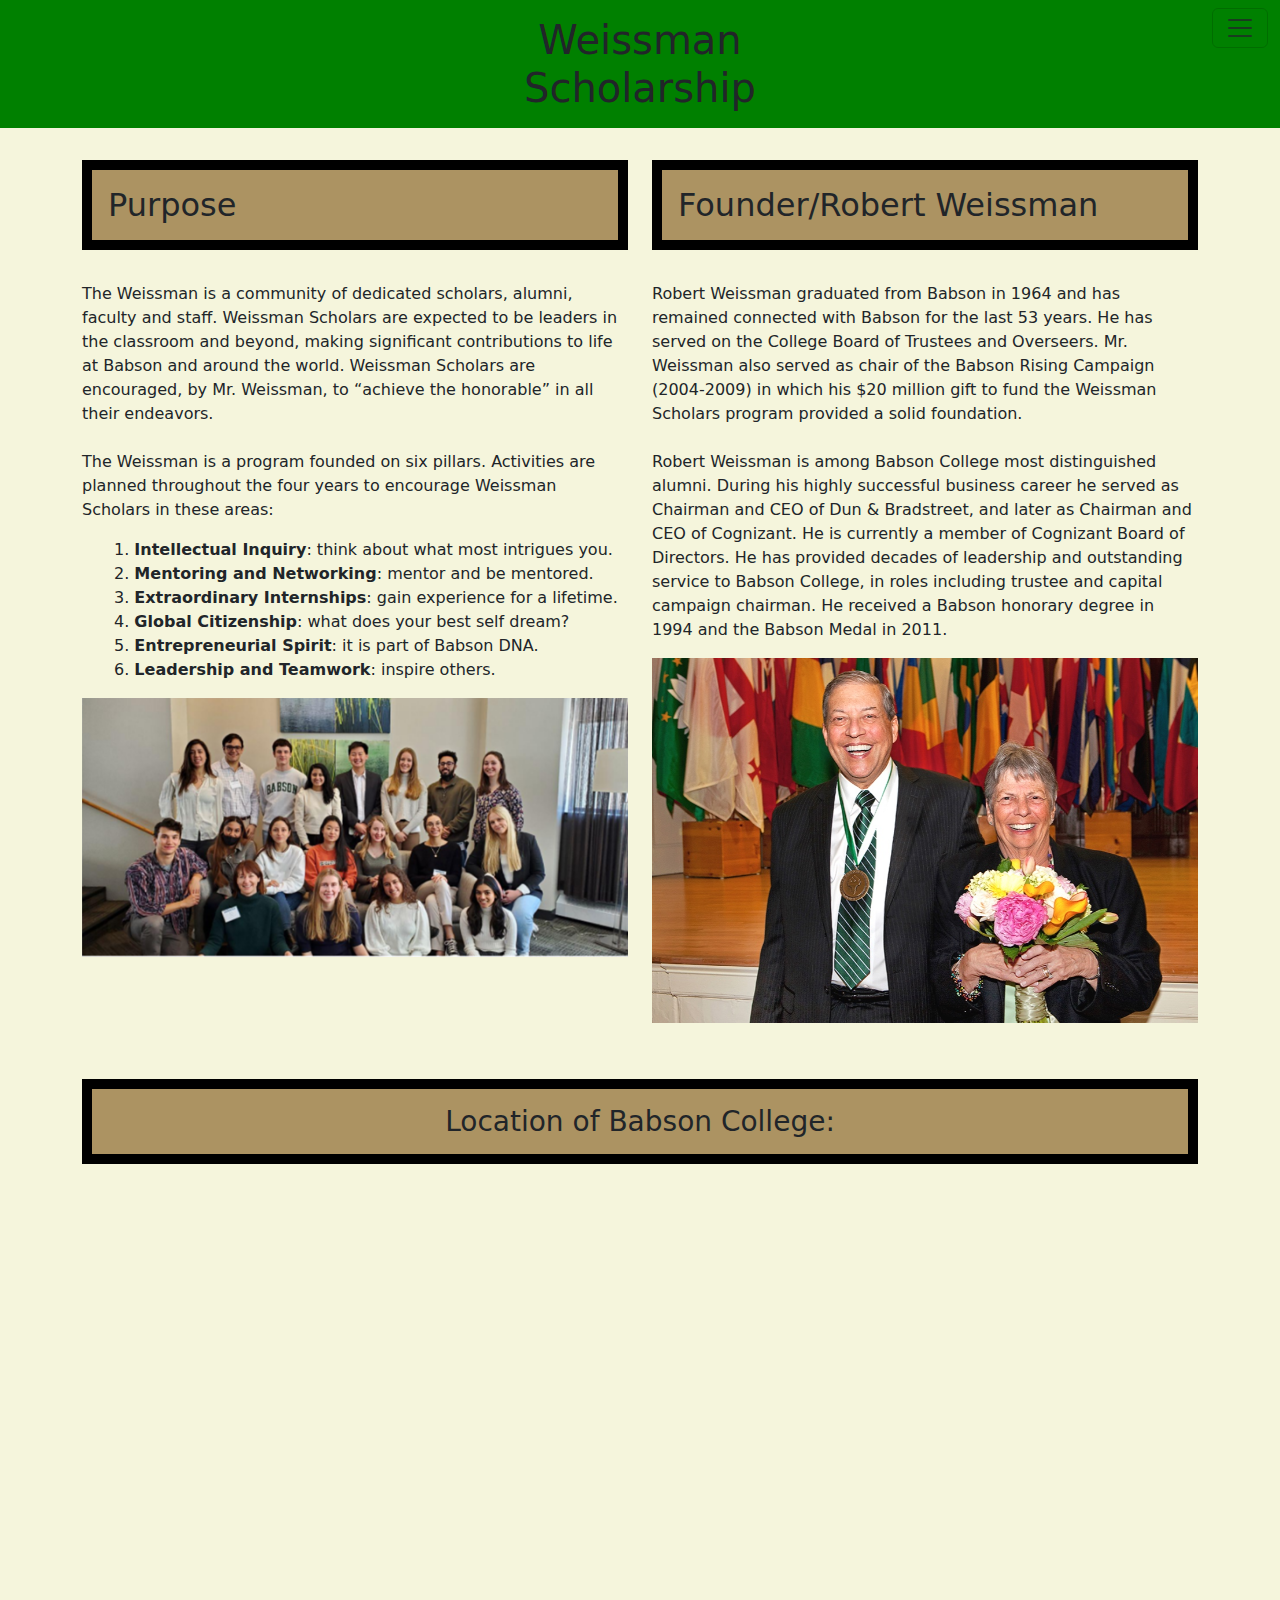
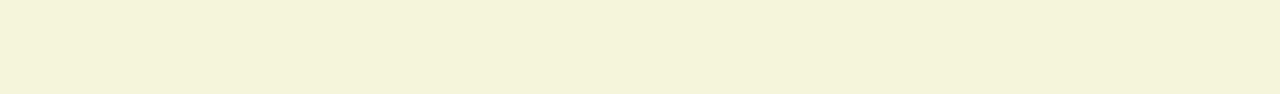
<file: index.html>
<!DOCTYPE html>
<html lang="en">
<head>
    <meta charset="UTF-8">
    <meta http-equiv="X-UA-Compatible" content="IE=edge">
    <meta name="viewport" content="width=device-width, initial-scale=1">
    <meta name="description" content="The Weissman Scholars Webpage is used as the public database of the 
    Weissman Scholars from Babson College.">
    <meta name="keywords" content="Weissman, Weissman Scholars, Babson College">
    <meta name="author" content="Jose Scherrer">
    <meta name="robots" content="index, follow">
    <meta property="og:title" content="Weissman Scholars">
    <meta property="og:description" content="The Weissman Scholars Webpage is used as the public database of the 
    Weissman Scholars from Babson College.">
    <script src="https://cdn.jsdelivr.net/npm/@popperjs/core@2.11.6/dist/umd/popper.min.js"></script>
    <script src="https://cdn.jsdelivr.net/npm/bootstrap@5.3.0-alpha3/dist/js/bootstrap.min.js"></script>
    <link rel="icon" href="pictures/Scholars/favicon.ico">
    <link href="https://cdn.jsdelivr.net/npm/bootstrap@5.3.0-alpha3/dist/css/bootstrap.min.css" rel="stylesheet">
    <script src="https://code.jquery.com/jquery-3.6.0.min.js" integrity="sha384-KyZXEAg3QhqLMpG8r+Knujsl5/aMFqpDWAA1JLEeA41dYSTeE+a9H5g1K9XrysJj" crossorigin="anonymous"></script>
    <script src="https://cdn.jsdelivr.net/npm/@popperjs/core@2.11.6/dist/umd/popper.min.js"></script>

    <title>Weissman Scholarship</title>
    <style>
        body {
            background-color: beige;
        }
        h1 {
            text-align: center;
            background-color: green;
            padding: 1rem;
            margin-bottom: 0;
        }
        h2, h3 {
            background-color: #AC9362;
            border: 10px solid black;
            padding: 1rem;
            margin: 2rem 0;
        }
        p {
            line-height: 1.5;
        }
        .nav {
            background-color: lightgreen;
        }
        .navbar {
            color: black;
            text-decoration: none;
        }
        .footerlist, .footeritem {
            color: black;
            text-decoration: none;
            background-color: lightgreen;
        }
        .footeritem:hover {
            background-color: darkgreen;
            font-weight: 700;
        }
        .footerlist {
            padding: 0;
            margin: 0;
            display: flex;
            justify-content: space-around;
            align-items: center;
            list-style-type: none;
        }
        iframe {
            width: 100%;
            height: 50vh;
            border: 10px solid black;
            display: block;
            margin: auto;
        }
        .pillars {
            list-style-position: inside;
        }
    </style>
</head>
<body>
    <h1>Weissman <br> Scholarship</h1>
    <nav class="navbar navbar-light bg-lightgreen fixed-top">
        <div class="container-fluid">
            <a class="navbar-brand" href="#"></a>
            <button class="navbar-toggler" type="button" data-bs-toggle="offcanvas" data-bs-target="#offcanvasLightGreenNavbar" aria-controls="offcanvasLightGreenNavbar" aria-label="Toggle navigation">
                <span class="navbar-toggler-icon"></span>
            </button>
            <div class="offcanvas offcanvas-end text-bg-light" tabindex="-1" id="offcanvasLightGreenNavbar" aria-labelledby="offcanvasLightGreenNavbarLabel">
                <div class="offcanvas-header">
                    <h5 class="offcanvas-title" id="offcanvasLightGreenNavbarLabel">Navigation Bar</h5>
                    <button type="button" class="btn-close" data-bs-dismiss="offcanvas" aria-label="Close"></button>
                </div>
                <div class="offcanvas-body">
                    <ul class="navbar-nav justify-content-end flex-grow-1 pe-3">
                        <li class="nav-item">
                            <a class="nav-link active" aria-current="page" href="index.html">Home</a>
                        </li>
                        <li class="nav-item">
                            <a class="nav-link" href="sitemap.html">Sitemap</a>
                        </li>
                        <li class="nav-item">
                            <a class="nav-link" href="BookRecommendations.html">Book Recommendations</a>
                        </li>
                        <li class="nav-item">
                            <a class="nav-link" href="Q&A.html">Discussion Board</a>
                        </li>
                        <li class="nav-item dropdown">
                            <a class="nav-link dropdown-toggle" href="#" role="button" data-bs-toggle="dropdown" aria-expanded="false">
                                Weissman Scholars and Alumni
                            </a>
                            <ul class="dropdown-menu">
                                <li>
                                    <a class="dropdown-item" href="scholars.html">Scholars page</a>
                                </li>
                                <li><a class="dropdown-item" href="alumni.html">Alumni Page</a></li>
                                <li><a class="dropdown-item" href="https://docs.google.com/document/d/1rI-ZbHkaJ1AB0kshLw7ydyFSxJkmoGjcxa3Ti6E_YZc/edit">What can Alumni and Scholars Offer?</a></li>
                                <li><a class="dropdown-item" href="https://docs.google.com/document/d/1cBQCBGGZNbZ9OlsQlz-6qBSXdcWkHj10_lbc9UjU2KA/edit">What do Alumni and Scholars need?</a></li>
                            </ul>
                        </li>
                        <li class="nav-item">
                            <a class="nav-link" href="Feedback.html">Give Feedback</a>
                        </li>
                    </ul>
                    <form class="d-flex mt-3" role="search">
                        <input class="form-control me-2" type="search" placeholder="Search" aria-label="Search">
                        <button class="btn btn-success" type="submit">Search</button>
                    </form>
                </div>
            </div>
        </div>
    </nav>
    <div class="container">
        <div class="row">
            <div class="col-md-6">
                <h2>Purpose</h2>
                <p>
                    The Weissman is a community of dedicated scholars, alumni, faculty
                     and staff. Weissman Scholars are expected to be leaders in the 
                     classroom and beyond, making significant contributions to life 
                     at Babson and around the world. Weissman Scholars are encouraged, 
                     by Mr. Weissman, to “achieve the honorable” in all their endeavors.
                     <br> <br>
                     The Weissman is a program founded on six pillars. Activities are 
                     planned throughout the four years to encourage Weissman Scholars 
                     in these areas: 
                     <br>
                     <ol class="pillars">
                        <li><b>Intellectual Inquiry</b>: think about what most intrigues you.</li>
                        <li><b>Mentoring and Networking</b>: mentor and be mentored. </li>
                        <li><b>Extraordinary Internships</b>: gain experience for a lifetime.</li>
                        <li><b>Global Citizenship</b>: what does your best self dream?</li>
                        <li><b>Entrepreneurial Spirit</b>: it is part of Babson DNA.</li>
                        <li><b>Leadership and Teamwork</b>: inspire others.</li>
                     </ol>
                </p>
                <img src="pictures/Weissman-together-2022.png" alt="Weissman Summit 2022" title="Weissman Summit 2022" class="img-fluid mb-4">
            </div>
            <div class="col-md-6">
                <h2>Founder/Robert Weissman</h2>
                <p>
                    Robert Weissman graduated from Babson in 1964 and has remained connected with Babson for the last
                    53 years. He has served on the College Board of Trustees and Overseers. Mr. Weissman also served as
                    chair of the Babson Rising Campaign (2004-2009) in which his $20 million gift to fund the Weissman
                    Scholars program provided a solid foundation.
                    <br> <br>
                    Robert Weissman is among Babson College most distinguished alumni. During his highly successful
                    business career he served as Chairman and CEO of Dun & Bradstreet, and later as Chairman and CEO of
                    Cognizant. He is currently a member of Cognizant Board of Directors. He has provided decades of
                    leadership and outstanding service to Babson College, in roles including trustee and capital campaign
                    chairman. He received a Babson honorary degree in 1994 and the Babson Medal in 2011.
                </p>
                <img src="pictures/Robert Weissman.jpg" title="Robert Weissman" alt="Robert Weissman" class="img-fluid mb-4">

            </div>
        </div>

    <div class="text-center mb-5">
        <h3>Location of Babson College:</h3>
        <iframe src="https://www.google.com/maps/embed?pb=!1m18!1m12!1m3!1d2951.1604312319446!2d-71.26789638434425!3d42.296442079191145!2m3!1f0!2f0!3f0!3m2!1i1024!2i768!4f13.1!3m3!1m2!1s0x89e381418b1914ef%3A0x4ef71f3899e76a89!2sBabson%20College!5e0!3m2!1sen!2sus!4v1677769905711!5m2!1sen!2sus" allowfullscreen="" loading="lazy" referrerpolicy="no-referrer-when-downgrade" class="rounded" style="border:0; width: 50vw; height: 50vh;"></iframe>
    </div>
    <script src="https://cdn.jsdelivr.net/npm/@popperjs/core@2.11.6/dist/umd/popper.min.js"></script>
    <script src="https://cdn.jsdelivr.net/npm/bootstrap@5.3.0-alpha3/dist/js/bootstrap.min.js"></script>
</body>
</html>
</file>
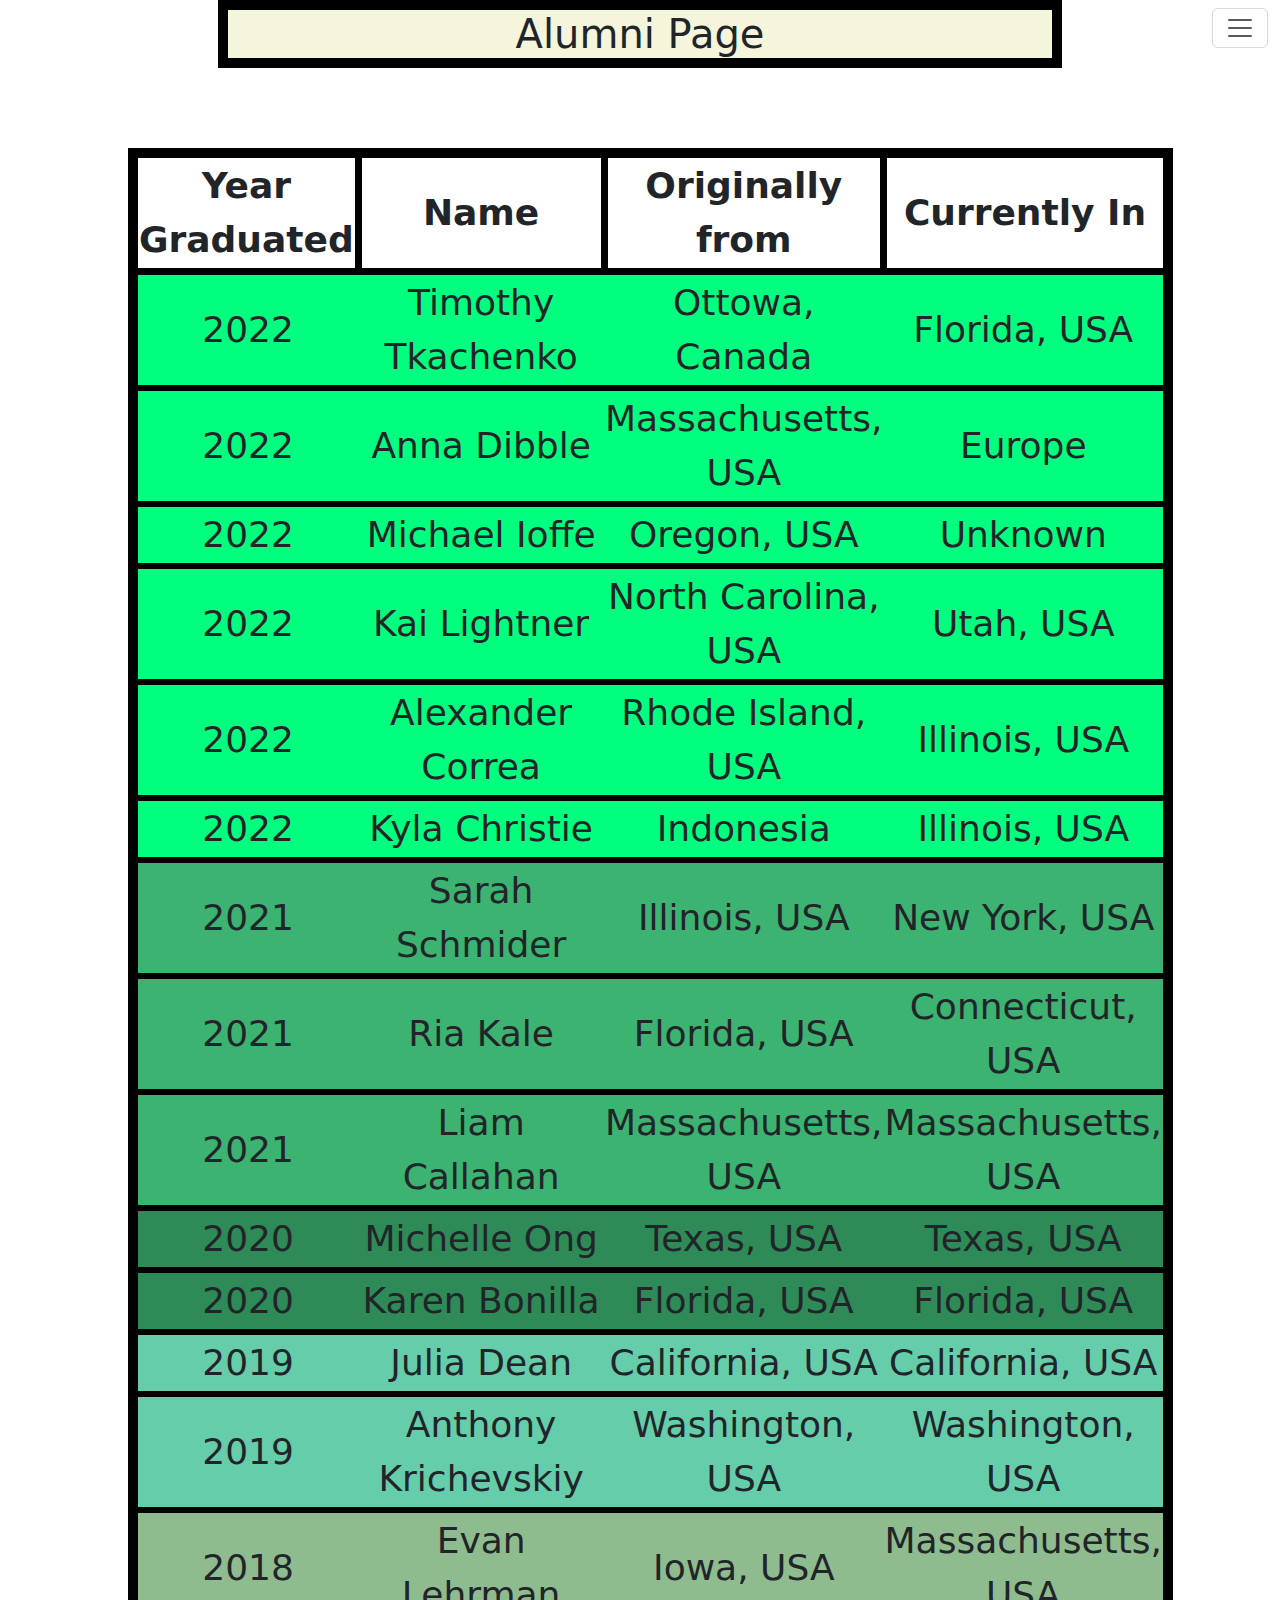
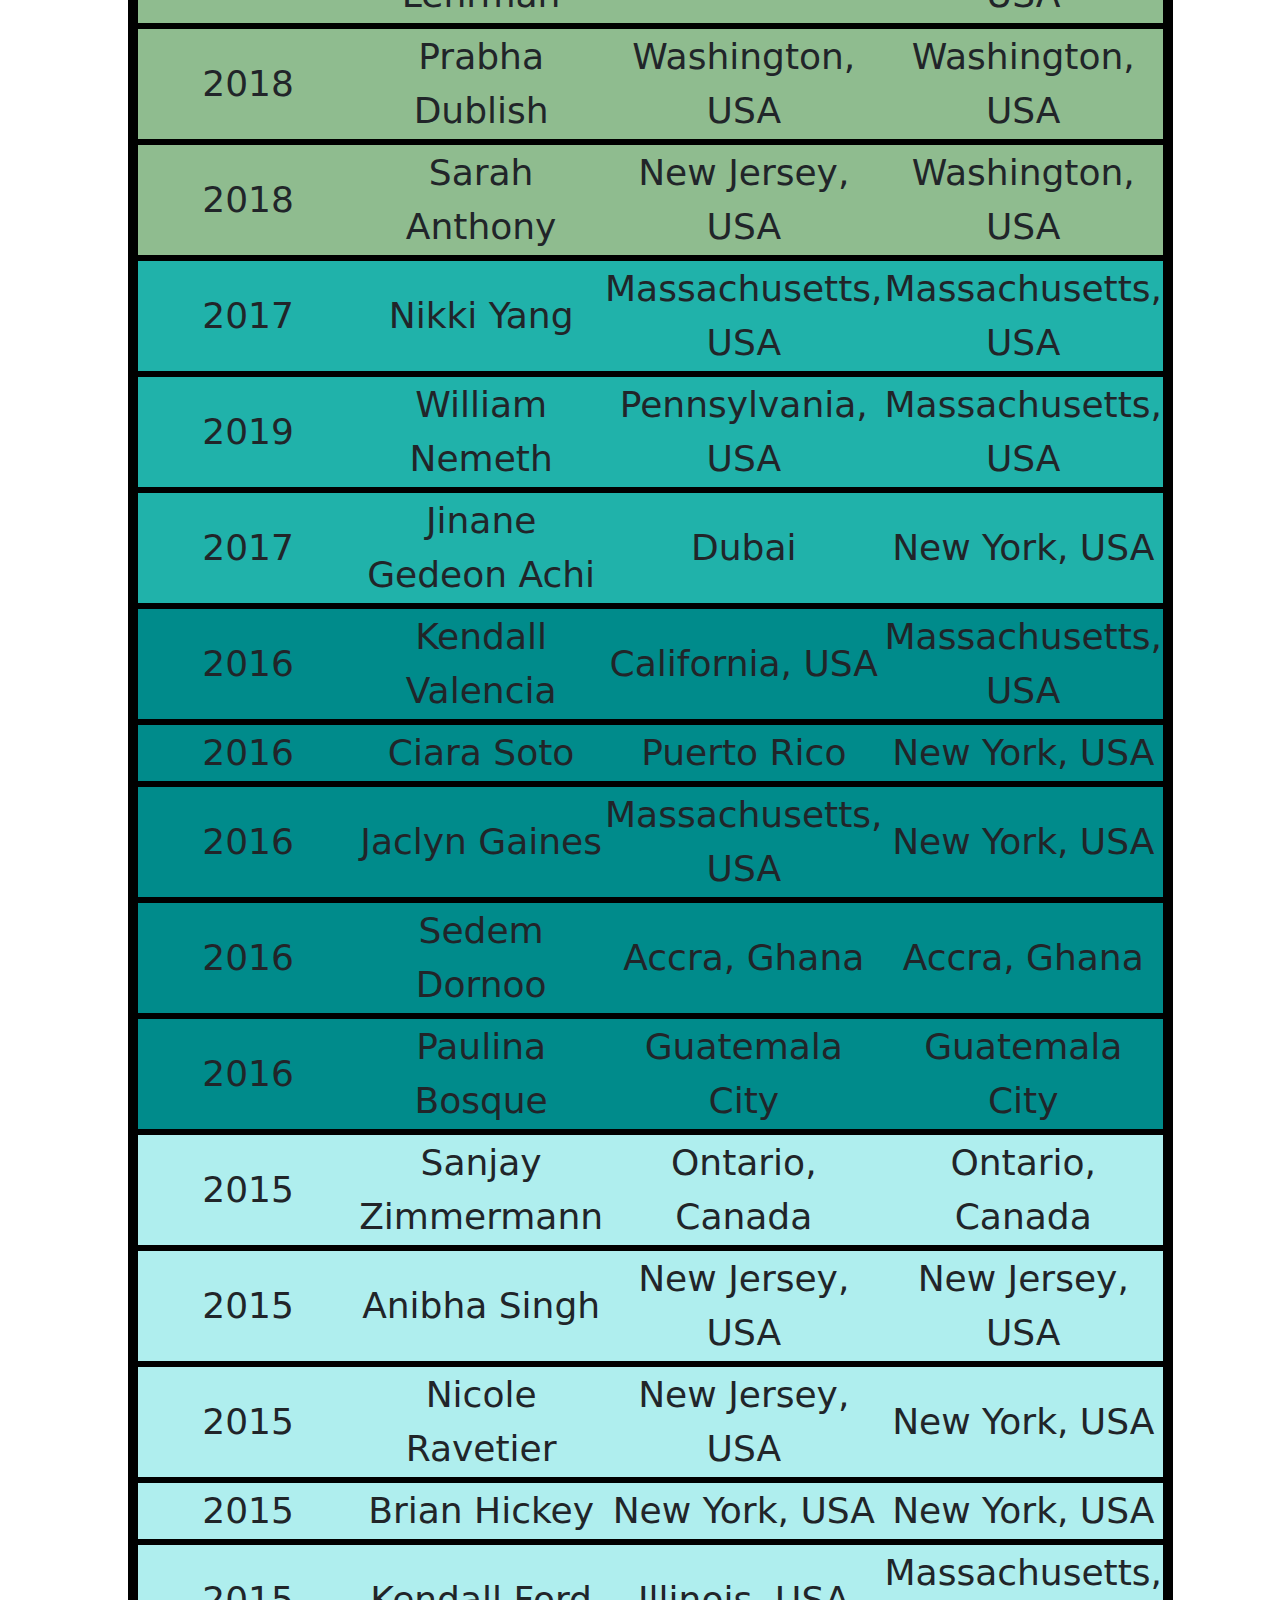
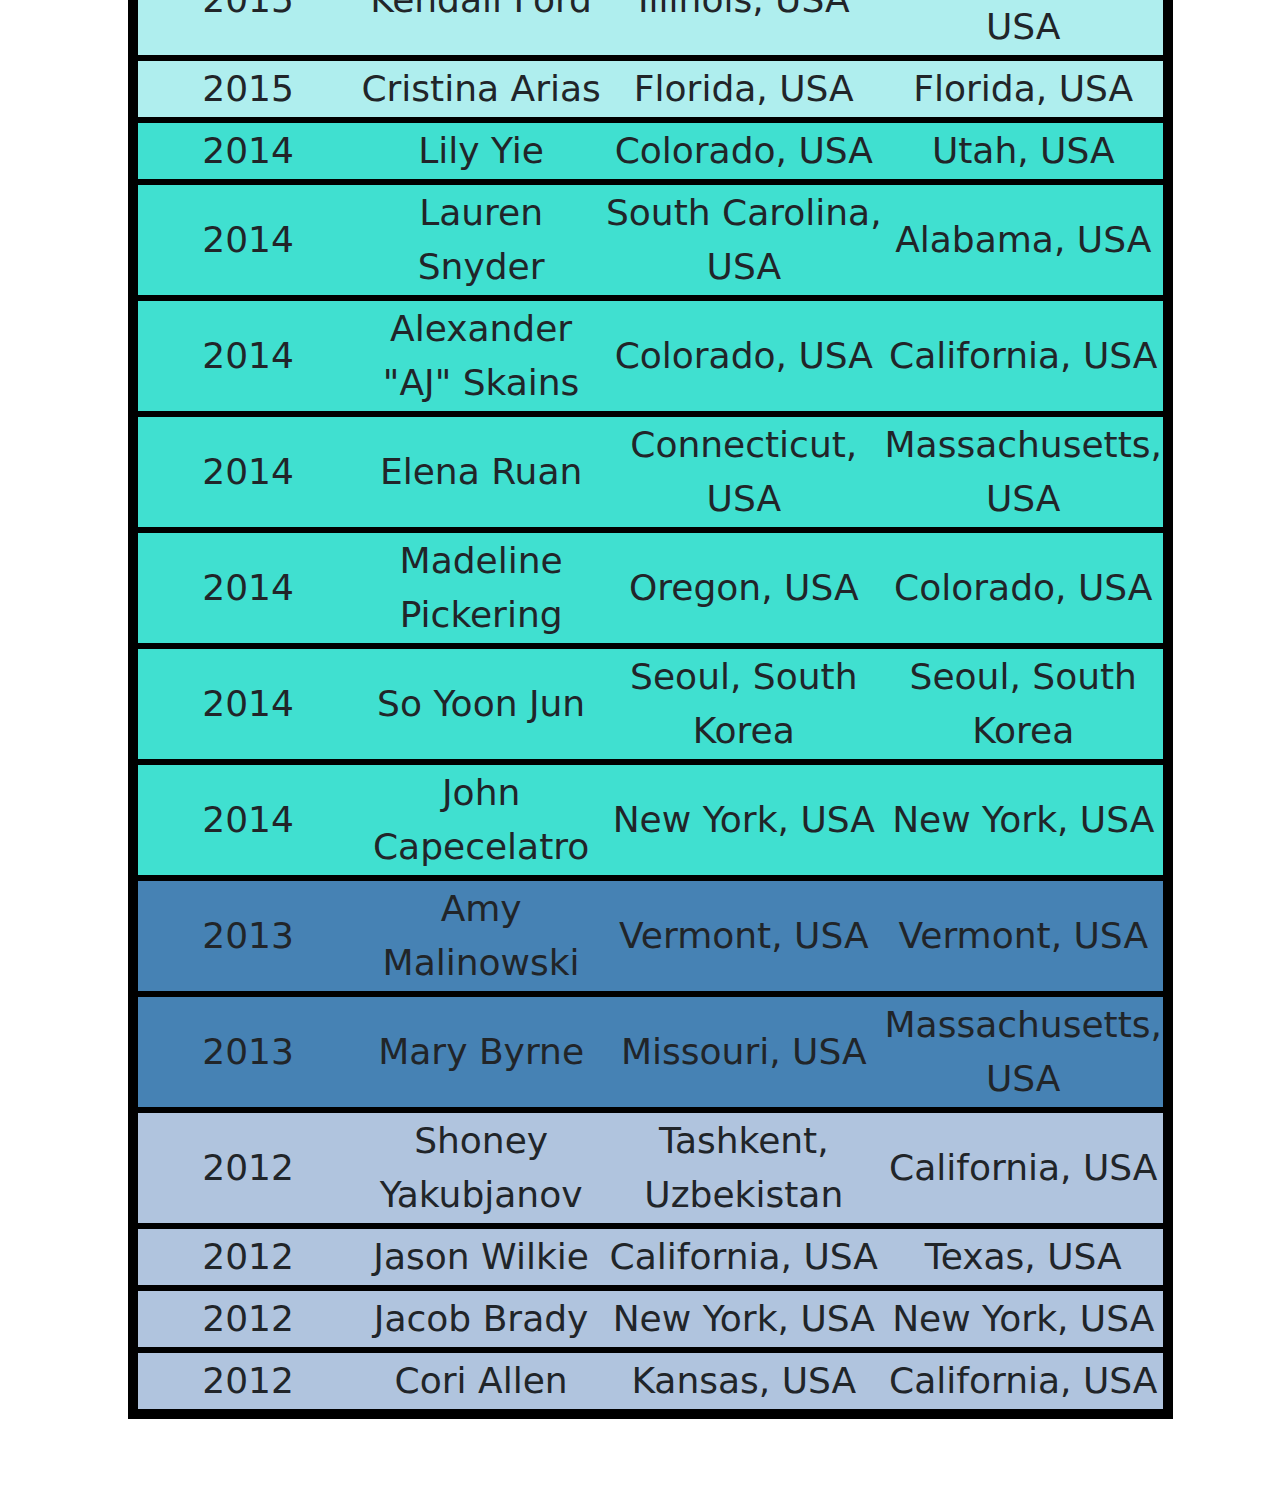
<file: alumni.html>
<!DOCTYPE html>
<html lang="en">
<head>
    <meta charset="UTF-8">
    <meta http-equiv="X-UA-Compatible" content="IE=edge">
    <meta name="viewport" content="width=device-width, initial-scale=1.0">
    <meta name="description" content="The Weissman Scholars Webpage is used as the public database of the 
    Weissman Scholars from Babson College.">
    <meta name="keywords" content="Weissman, Weissman Scholars, Babson College">
    <meta name="author" content="Jose Scherrer">
    <meta name="robots" content="index, follow">
    <meta property="og:title" content="Weissman Scholars">
    <meta property="og:description" content="The Weissman Scholars Webpage is used as the public database of the 
    Weissman Scholars from Babson College.">
    <title>Alumni</title>
    <link rel="stylesheet" href="bodyHeader.css">
    <link rel="stylesheet" href="Navbar.css">
    <link rel="icon" href="pictures/Scholars/favicon.ico">
    <script src="https://cdn.jsdelivr.net/npm/@popperjs/core@2.11.6/dist/umd/popper.min.js"></script>
    <script src="https://cdn.jsdelivr.net/npm/bootstrap@5.3.0-alpha3/dist/js/bootstrap.min.js"></script>
    <link rel="icon" href="pictures/Scholars/favicon.ico">
    <link href="https://cdn.jsdelivr.net/npm/bootstrap@5.3.0-alpha3/dist/css/bootstrap.min.css" rel="stylesheet">
    <script src="https://code.jquery.com/jquery-3.6.0.min.js" integrity="sha384-KyZXEAg3QhqLMpG8r+Knujsl5/aMFqpDWAA1JLEeA41dYSTeE+a9H5g1K9XrysJj" crossorigin="anonymous"></script>
    <script src="https://cdn.jsdelivr.net/npm/@popperjs/core@2.11.6/dist/umd/popper.min.js"></script>
    <style>
        body {
            width: 80%;
            margin: 0 auto;
        }
        table {
            border:10px solid black;
            margin:auto;
            font-size:4vh;
            text-align:center;
        }
        th {
            border:7px solid black;
        }
        tr {
            border:6px solid black;
        }
        .C2022 {
            background-color:#00FF7F;
        }
        .C2021 {
            background-color:#3CB371;
        }
        .C2020 {
            background-color:#2E8B57;
        }
        .C2019 {
            background-color:#66CDAA;
        }
        .C2018 {
            background-color:#8FBC8F;
        }
        .C2017 {
            background-color:#20B2AA;
        }
        .C2016 {
            background-color:#008B8B;
        }
        .C2015 {
            background-color: #AFEEEE;
        }
        .C2014 {
            background-color:#40E0D0;
        }
        .C2013 {
            background-color: #4682B4;
        }
        .C2012 {
            background-color:#B0C4DE;
        }
    </style>
</head>
<body>
    <h1>Alumni Page</h1>
    <br>
    <br>
    <br>
    <nav class="navbar navbar-light bg-lightgreen fixed-top">
        <div class="container-fluid">
            <a class="navbar-brand" href="#"></a>
            <button class="navbar-toggler" type="button" data-bs-toggle="offcanvas" data-bs-target="#offcanvasLightGreenNavbar" aria-controls="offcanvasLightGreenNavbar" aria-label="Toggle navigation">
                <span class="navbar-toggler-icon"></span>
            </button>
            <div class="offcanvas offcanvas-end text-bg-light" tabindex="-1" id="offcanvasLightGreenNavbar" aria-labelledby="offcanvasLightGreenNavbarLabel">
                <div class="offcanvas-header">
                    <h5 class="offcanvas-title" id="offcanvasLightGreenNavbarLabel">Navigation Bar</h5>
                    <button type="button" class="btn-close" data-bs-dismiss="offcanvas" aria-label="Close"></button>
                </div>
                <div class="offcanvas-body">
                    <ul class="navbar-nav justify-content-end flex-grow-1 pe-3">
                        <li class="nav-item">
                            <a class="nav-link active" aria-current="page" href="index.html">Home</a>
                        </li>
                        <li class="nav-item">
                            <a class="nav-link" href="sitemap.html">Sitemap</a>
                        </li>
                        <li class="nav-item">
                            <a class="nav-link" href="BookRecommendations.html">Book Recommendations</a>
                        </li>
                        <li class="nav-item">
                            <a class="nav-link" href="Q&A.html">Discussion Board</a>
                        </li>
                        <li class="nav-item dropdown">
                            <a class="nav-link dropdown-toggle" href="#" role="button" data-bs-toggle="dropdown" aria-expanded="false">
                                Weissman Scholars and Alumni
                            </a>
                            <ul class="dropdown-menu">
                                <li>
                                    <a class="dropdown-item" href="scholars.html">Scholars page</a>
                                </li>
                                <li><a class="dropdown-item" href="alumni.html">Alumni Page</a></li>
                                <li><a class="dropdown-item" href="https://docs.google.com/document/d/1rI-ZbHkaJ1AB0kshLw7ydyFSxJkmoGjcxa3Ti6E_YZc/edit">What can Alumni and Scholars Offer?</a></li>
                                <li><a class="dropdown-item" href="https://docs.google.com/document/d/1cBQCBGGZNbZ9OlsQlz-6qBSXdcWkHj10_lbc9UjU2KA/edit">What do Alumni and Scholars need?</a></li>
                            </ul>
                        </li>
                        <li class="nav-item">
                            <a class="nav-link" href="Feedback.html">Give Feedback</a>
                        </li>
                    </ul>
                    <form class="d-flex mt-3" role="search">
                        <input class="form-control me-2" type="search" placeholder="Search" aria-label="Search">
                        <button class="btn btn-success" type="submit">Search</button>
                    </form>
                </div>
            </div>
        </div>
    </nav>
    <table>
        <tr>
            <th>Year Graduated</th><th>Name</th><th>Originally from</th><th>Currently In</th>
        </tr>
        <tr class="C2022">
            <td>2022</td><td>Timothy Tkachenko</td><td>Ottowa, Canada</td><td>Florida, USA</td>
        </tr>
        <tr class="C2022">
            <td>2022</td><td>Anna Dibble</td><td>Massachusetts, USA</td><td>Europe</td>
        </tr>
        <tr class="C2022">
            <td>2022</td><td>Michael Ioffe</td><td>Oregon, USA</td><td>Unknown</td>
        </tr>
        <tr class="C2022">
            <td>2022</td><td>Kai Lightner</td><td>North Carolina, USA</td><td>Utah, USA</td>
        </tr>
        <tr class="C2022">
            <td>2022</td><td>Alexander Correa</td><td>Rhode Island, USA</td><td>Illinois, USA</td>
        </tr>
        <tr class="C2022">
            <td>2022</td><td>Kyla Christie</td><td>Indonesia</td><td>Illinois, USA</td>
        </tr>
        <tr class="C2021">
            <td>2021</td><td>Sarah Schmider</td><td>Illinois, USA</td><td>New York, USA</td>
        </tr>
        <tr class="C2021">
            <td>2021</td><td>Ria Kale</td><td>Florida, USA</td><td>Connecticut, USA</td>
        </tr>
        <tr class="C2021">
            <td>2021</td><td>Liam Callahan</td><td>Massachusetts, USA</td><td>Massachusetts, USA</td>
        </tr>
        <tr class="C2020">
            <td>2020</td><td>Michelle Ong</td><td>Texas, USA</td><td>Texas, USA</td>
        </tr>
        <tr class="C2020">
            <td>2020</td><td>Karen Bonilla</td><td>Florida, USA</td><td>Florida, USA</td>
        </tr>
        <tr class="C2019">
            <td>2019</td><td>Julia Dean</td><td>California, USA</td><td>California, USA</td>
        </tr>
        <tr class="C2019">
            <td>2019</td><td>Anthony Krichevskiy</td><td>Washington, USA</td><td>Washington, USA</td>
        </tr>
        <tr class="C2018">
            <td>2018</td><td>Evan Lehrman</td><td>Iowa, USA</td><td>Massachusetts, USA</td>
        </tr>
        <tr class="C2018">
            <td>2018</td><td>Prabha Dublish</td><td>Washington, USA</td><td>Washington, USA</td>
        </tr>
        <tr class="C2018">
            <td>2018</td><td>Sarah Anthony</td><td>New Jersey, USA</td><td>Washington, USA</td>
        </tr>
        <tr class="C2017">
            <td>2017</td><td>Nikki Yang</td><td>Massachusetts, USA</td><td>Massachusetts, USA</td>
        </tr>
        <tr class="C2017">
            <td>2019</td><td>William Nemeth</td><td>Pennsylvania, USA</td><td>Massachusetts, USA</td>
        </tr>
        <tr class="C2017">
            <td>2017</td><td>Jinane Gedeon Achi</td><td>Dubai</td><td>New York, USA</td>
        </tr>
        <tr class="C2016">
            <td>2016</td><td>Kendall Valencia</td><td>California, USA</td><td>Massachusetts, USA</td>
        </tr>
        <tr class="C2016">
            <td>2016</td><td>Ciara Soto</td><td>Puerto Rico</td><td>New York, USA</td>
        </tr>
        <tr class="C2016">
            <td>2016</td><td>Jaclyn Gaines</td><td>Massachusetts, USA</td><td>New York, USA</td>
        </tr>
        <tr class="C2016">
            <td>2016</td><td>Sedem Dornoo</td><td>Accra, Ghana</td><td>Accra, Ghana</td>
        </tr>
        <tr class="C2016">
            <td>2016</td><td>Paulina Bosque</td><td>Guatemala City</td><td>Guatemala City</td>
        </tr>
        <tr class="C2015">
            <td>2015</td><td>Sanjay Zimmermann</td><td>Ontario, Canada</td><td>Ontario, Canada</td>
        </tr>
        <tr class="C2015">
            <td>2015</td><td>Anibha Singh</td><td>New Jersey, USA</td><td>New Jersey, USA</td>
        </tr>
        <tr class="C2015">
            <td>2015</td><td>Nicole Ravetier</td><td>New Jersey, USA</td><td>New York, USA</td>
        </tr>
        <tr class="C2015">
            <td>2015</td><td>Brian Hickey</td><td>New York, USA</td><td>New York, USA</td>
        </tr>
        <tr class="C2015">
            <td>2015</td><td>Kendall Ford</td><td>Illinois, USA</td><td>Massachusetts, USA</td>
        </tr>
        <tr class="C2015">
            <td>2015</td><td>Cristina Arias</td><td>Florida, USA</td><td>Florida, USA</td>
        </tr>
        <tr class="C2014">
            <td>2014</td><td>Lily Yie</td><td>Colorado, USA</td><td>Utah, USA</td>
        </tr>
        <tr class="C2014">
            <td>2014</td><td>Lauren Snyder</td><td>South Carolina, USA</td><td>Alabama, USA</td>
        </tr>
        <tr class="C2014">
            <td>2014</td><td>Alexander "AJ" Skains</td><td>Colorado, USA</td><td>California, USA</td>
        </tr>
        <tr class="C2014">
            <td>2014</td><td>Elena Ruan</td><td>Connecticut, USA</td><td>Massachusetts, USA</td>
        </tr>
        <tr class="C2014">
            <td>2014</td><td>Madeline Pickering</td><td>Oregon, USA</td><td>Colorado, USA</td>
        </tr>
        <tr class="C2014">
            <td>2014</td><td>So Yoon Jun</td><td>Seoul, South Korea</td><td>Seoul, South Korea</td>
        </tr>
        <tr class="C2014">
            <td>2014</td><td>John Capecelatro</td><td>New York, USA</td><td>New York, USA</td>
        </tr>
        <tr class="C2013">
            <td>2013</td><td>Amy Malinowski</td><td>Vermont, USA</td><td>Vermont, USA</td>
        </tr>
        <tr class="C2013">
            <td>2013</td><td>Mary Byrne</td><td>Missouri, USA</td><td>Massachusetts, USA</td>
        </tr>
        <tr class="C2012">
            <td>2012</td><td>Shoney Yakubjanov</td><td>Tashkent, Uzbekistan</td><td>California, USA</td>
        </tr>
        <tr class="C2012">
            <td>2012</td><td>Jason Wilkie</td><td>California, USA</td><td>Texas, USA</td>
        </tr>
        <tr class="C2012">
            <td>2012</td><td>Jacob Brady</td><td>New York, USA</td><td>New York, USA</td>
        </tr>
        <tr class="C2012">
            <td>2012</td><td>Cori Allen</td><td>Kansas, USA</td><td>California, USA</td>
        </tr>
    </table>
    <br>
    <br>
    <br>
</body>
</html>
</file>
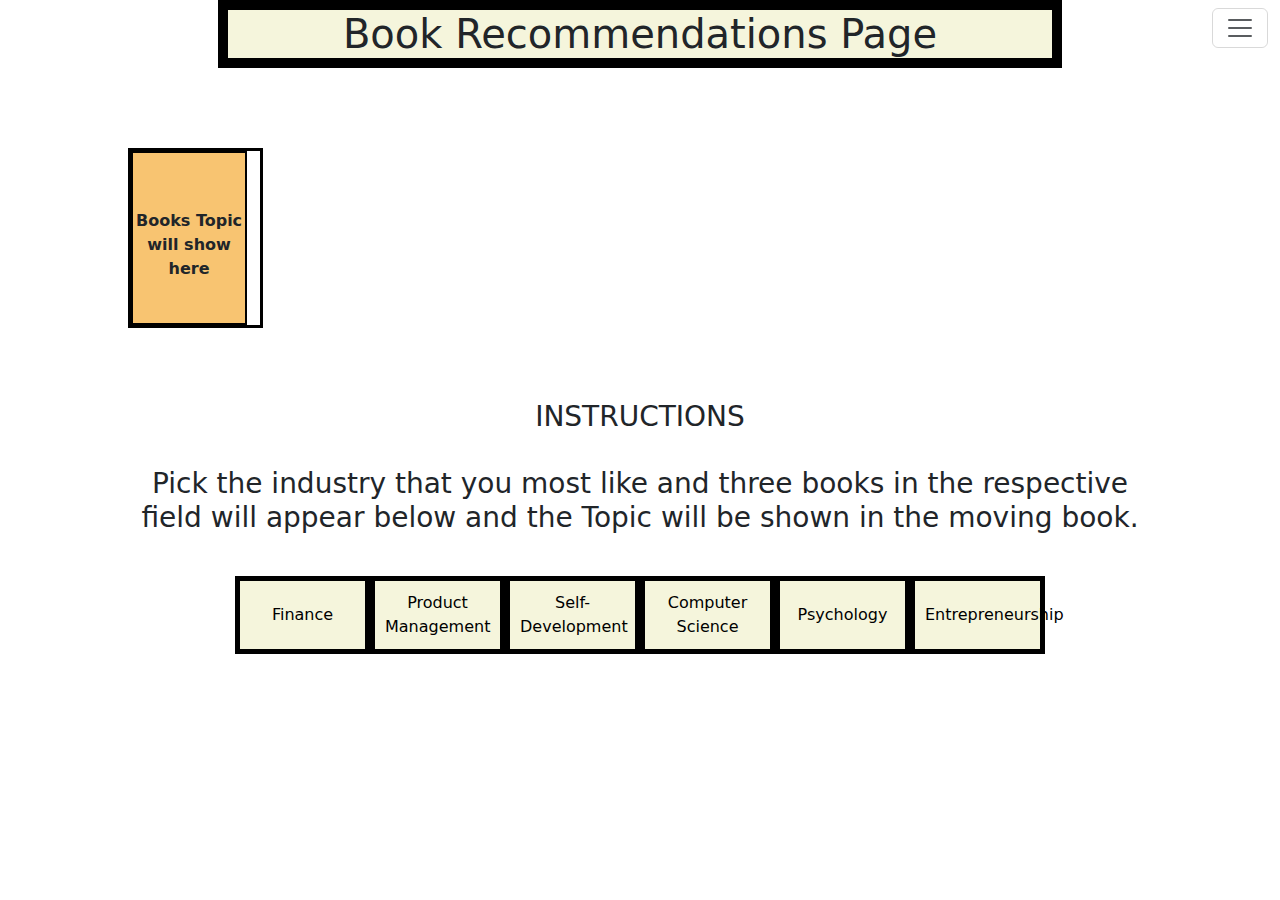
<file: BookRecommendations.html>
<!DOCTYPE html>
<html lang="en">
<head>
    <meta charset="UTF-8">
    <meta http-equiv="X-UA-Compatible" content="IE=edge">
    <meta name="viewport" content="width=device-width, initial-scale=1.0">
    <meta name="description" content="The Weissman Scholars Webpage is used as the public database of the 
    Weissman Scholars from Babson College.">
    <meta name="keywords" content="Weissman, Weissman Scholars, Babson College">
    <meta name="author" content="Jose Scherrer">
    <meta name="robots" content="index, follow">
    <meta property="og:title" content="Weissman Scholars">
    <meta property="og:description" content="The Weissman Scholars Webpage is used as the public database of the 
    Weissman Scholars from Babson College.">
    <title>Book Recommendations</title>
    <link rel="stylesheet" href="bodyHeader.css">
    <link rel="stylesheet" href="Navbar.css">
    <link rel="icon" href="pictures/Scholars/favicon.ico">
    <script src="https://cdn.jsdelivr.net/npm/@popperjs/core@2.11.6/dist/umd/popper.min.js"></script>
    <script src="https://cdn.jsdelivr.net/npm/bootstrap@5.3.0-alpha3/dist/js/bootstrap.min.js"></script>
    <link rel="icon" href="pictures/Scholars/favicon.ico">
    <link href="https://cdn.jsdelivr.net/npm/bootstrap@5.3.0-alpha3/dist/css/bootstrap.min.css" rel="stylesheet">
    <script src="https://code.jquery.com/jquery-3.6.0.min.js" integrity="sha384-KyZXEAg3QhqLMpG8r+Knujsl5/aMFqpDWAA1JLEeA41dYSTeE+a9H5g1K9XrysJj" crossorigin="anonymous"></script>
    <script src="https://cdn.jsdelivr.net/npm/@popperjs/core@2.11.6/dist/umd/popper.min.js"></script>
    <style>
        body {
            width: 80%;
            margin: 0 auto;
            }
        #container {
            display: flex;
            justify-content: center;

            
        }
        .box {
            border:5px solid black;
            background-color:beige;
            padding:10px;
            width:15vh;
            display:inline-block;
            text-align:center;

        }
        .book1:hover, .book2:hover, .book3:hover, a:hover, button:hover {
            background-color:#AC9362;
            font-weight:bold;
        }
        .book1, .book2, .book3 {
            display:flex;
            justify-content:center;
            color:yellow;
            margin:5vh;
            background-color:beige;
            padding:5vh;
            border:3px dotted black;
            font-size:xx-large;
        }
        a {
            color:black;
            text-decoration:none;
            text-align:center;
        }
        #Finance1, #PM1, #SD1, #CS1, #Psych1, #Entre1 {
            display: none;
        }
        h3 {
            text-align:center;
        }
        .book {
            width: 15vh;
            height: 20vh;
            position: relative;
            animation: move-right 3s ease-in-out infinite alternate;
            border:3px solid black;
            background-color:white;
        }

        .front-cover {
            width: 90%;
            height: 100%;
            background-color: #F8C471;
            position: absolute;
            z-index: 2;
            border:2px solid black;

        }
        @keyframes move-right {
            from {
                left: 0;
            }
            to {
                left: calc(100% - 250px);
            }
        }

        @keyframes move-left {
            0% {
                left: calc(100% - 250px);
            }
            100% {
                left: 0;
            }
        }
        .book {
            animation: move-right 5s ease-in-out infinite alternate;
            
        }
        .book:hover {
            animation-play-state: paused;
        }

        .book.move-left {
            animation: move-left 5s ease-in-out infinite alternate;

        }
        #heading {
            display:block;
            margin-top:50%;
            font-weight:bold;
            text-align:center;
        }
        @media only screen and (max-width: 768px) {
            body {
                width: 100%;
            }
            
            #container {
                flex-direction: column;
                align-items: center;
            }
            
            .box {
                width: 80%;
            }
            
            .book1, .book2, .book3 {
                padding: 3vh;
                font-size: large;
            }
            
            .book {
                width: 80%;
                height: 15vh;
            }
            
            #heading {
                margin-top: 20%;
            }
            }
    </style>
</head>
<body>
    <h1>Book Recommendations Page</h1>
    <br>
    <br>
    <br>
    <nav class="navbar navbar-light bg-lightgreen fixed-top">
        <div class="container-fluid">
            <a class="navbar-brand" href="#"></a>
            <button class="navbar-toggler" type="button" data-bs-toggle="offcanvas" data-bs-target="#offcanvasLightGreenNavbar" aria-controls="offcanvasLightGreenNavbar" aria-label="Toggle navigation">
                <span class="navbar-toggler-icon"></span>
            </button>
            <div class="offcanvas offcanvas-end text-bg-light" tabindex="-1" id="offcanvasLightGreenNavbar" aria-labelledby="offcanvasLightGreenNavbarLabel">
                <div class="offcanvas-header">
                    <h5 class="offcanvas-title" id="offcanvasLightGreenNavbarLabel">Navigation Bar</h5>
                    <button type="button" class="btn-close" data-bs-dismiss="offcanvas" aria-label="Close"></button>
                </div>
                <div class="offcanvas-body">
                    <ul class="navbar-nav justify-content-end flex-grow-1 pe-3">
                        <li class="nav-item">
                            <a class="nav-link active" aria-current="page" href="index.html">Home</a>
                        </li>
                        <li class="nav-item">
                            <a class="nav-link" href="sitemap.html">Sitemap</a>
                        </li>
                        <li class="nav-item">
                            <a class="nav-link" href="BookRecommendations.html">Book Recommendations</a>
                        </li>
                        <li class="nav-item">
                            <a class="nav-link" href="Q&A.html">Discussion Board</a>
                        </li>
                        <li class="nav-item dropdown">
                            <a class="nav-link dropdown-toggle" href="#" role="button" data-bs-toggle="dropdown" aria-expanded="false">
                                Weissman Scholars and Alumni
                            </a>
                            <ul class="dropdown-menu">
                                <li>
                                    <a class="dropdown-item" href="scholars.html">Scholars page</a>
                                </li>
                                <li><a class="dropdown-item" href="alumni.html">Alumni Page</a></li>
                                <li><a class="dropdown-item" href="https://docs.google.com/document/d/1rI-ZbHkaJ1AB0kshLw7ydyFSxJkmoGjcxa3Ti6E_YZc/edit">What can Alumni and Scholars Offer?</a></li>
                                <li><a class="dropdown-item" href="https://docs.google.com/document/d/1cBQCBGGZNbZ9OlsQlz-6qBSXdcWkHj10_lbc9UjU2KA/edit">What do Alumni and Scholars need?</a></li>
                            </ul>
                        </li>
                        <li class="nav-item">
                            <a class="nav-link" href="Feedback.html">Give Feedback</a>
                        </li>
                    </ul>
                    <form class="d-flex mt-3" role="search">
                        <input class="form-control me-2" type="search" placeholder="Search" aria-label="Search">
                        <button class="btn btn-success" type="submit">Search</button>
                    </form>
                </div>
            </div>
        </div>
    </nav>
    <div class="book">
        <div class="front-cover"><p id="heading">Books Topic will show here</p></div>
    </div>
    <br>
    <br>
    <br>
    <div><h3>INSTRUCTIONS <br><br>Pick the industry that you most like and three books in the respective field will appear below and 
        the Topic will be shown in the moving book. <br><br>
    </h3></div>
    <div></div>
    <div id="container">
        <button class="box Finance">
            Finance
        </button>
        <button class="box PM">
            Product Management
        </button>
        <button class="box SD">
            Self-Development
        </button>
        <button class="box CS">
            Computer Science
        </button>
        <button class="box Psych">
            Psychology
        </button>
        <button class="box Entre">
            Entrepreneurship
        </button>
    </div>
    <div id="books-container">
        <div id="Finance1">
            <div class="book1">
                <a href="https://www.amazon.com/Intelligent-Investor-Definitive-Investing-Essentials/dp/0060555661/ref=asc_df_0060555661/?tag=hyprod-20&linkCode=df0&hvadid=312106851030&hvpos=&hvnetw=g&hvrand=5322541741105940788&hvpone=&hvptwo=&hvqmt=&hvdev=c&hvdvcmdl=&hvlocint=&hvlocphy=1018138&hvtargid=pla-345677936383&psc=1">
                    The Intelligent Investor
                </a>
            </div>
            <div class="book2">
                <a href="https://www.amazon.com/Black-Swan-Improbable-Robustness-Fragility/dp/081297381X/ref=sr_1_1?crid=3QR7YHQXLKFPD&keywords=the+black+swan&qid=1682466351&s=books&sprefix=the+black+swan%2Cstripbooks%2C115&sr=1-1">
                    The Black Swan
                </a>
            </div>
            <div class="book3">
                <a href="https://www.amazon.com/Random-Walk-Down-Wall-Street/dp/1324051132/ref=sr_1_1?crid=1DUBF8XBNEE9J&keywords=a+random+walk+down+wall+street&qid=1682466385&s=books&sprefix=A+random+walk+down+%2Cstripbooks%2C91&sr=1-1">
                    A Random Walk Down Wall Street
                </a>
            </div>
        </div>
        <div id="PM1">
            <div class="book1">
                <a href="https://www.amazon.com/INSPIRED-Create-Tech-Products-Customers/dp/1119387507/ref=sr_1_1?crid=2ZP2UE2UESLJE&keywords=Inspired%3A+How+to+Create+Tech+Products+Customers+Love&qid=1682466405&s=books&sprefix=inspired+how+to+create+tech+products+customers+love%2Cstripbooks%2C97&sr=1-1">
                    Inspired: How to Create Tech Products Customers Love
                </a>
            </div>
            <div class="book2">
                <a href="https://www.amazon.com/Cracking-PM-Interview-Product-Technology/dp/0984782818/ref=sr_1_1?crid=3P42686GW3V0U&keywords=cracking+the+pm+interview&qid=1682466422&s=books&sprefix=cracking+the+%2Cstripbooks%2C94&sr=1-1">
                    Cracking the PM Interview
                </a>
            </div>
            <div class="book3">
                <a href="https://www.amazon.com/Lean-Product-Playbook-Innovate-Products/dp/1118960874/ref=sr_1_1?crid=2CI8202A8DKWW&keywords=a+lean+product+playbook&qid=1682466444&s=books&sprefix=a+lean+product+playbook%2Cstripbooks%2C93&sr=1-1">
                    The Lean Product Playbook: How to Innovate with Minimum Viable Products and Rapid Customer Feedback
                </a>
            </div>
        </div>
        <div id="SD1">
            <div class="book1">
                <a href="https://www.amazon.com/s?k=atomic+habits&i=stripbooks&crid=27EX7ZAOCH54U&sprefix=atomic%2Cstripbooks%2C97&ref=nb_sb_ss_ts-doa-p_1_6">
                    Atomic Habits
                </a>
            </div>
            <div class="book2">
                <a href="https://www.amazon.com/s?k=the+7+habits+of+highly+effective+people+paperback&i=stripbooks&crid=2VGWJR8ODC4X1&sprefix=the+7+%2Cstripbooks%2C93&ref=nb_sb_ss_ts-doa-p_1_6">
                    The 7 Habits of Highly Effective People
                </a>
            </div>
            <div class="book3">
                <a href="https://www.amazon.com/s?k=Mindset%3A+The+New+Psychology+of+Success&i=stripbooks&crid=378JGP6K90A8A&sprefix=mindset+the+new+psychology+of+success%2Cstripbooks%2C85&ref=nb_sb_noss_1">
                    Mindset: The New Psychology of Success
                </a>
            </div>
        </div>
        <div id="CS1">
            <div class="book1">
                <a href="https://www.amazon.com/Pragmatic-Programmer-journey-mastery-Anniversary/dp/0135957052/ref=sr_1_1?crid=L559UUO3XO0N&keywords=The+Pragmatic+Programmer%3A+Your+Journey+to+Mastery&qid=1682466510&s=books&sprefix=the+pragmatic+programmer+your+journey+to+mastery%2Cstripbooks%2C90&sr=1-1">
                    The Pragmatic Programmer: Your Journey to Mastery
                </a>
            </div>
            <div class="book2">
                <a href="https://www.amazon.com/Code-Complete-Practical-Handbook-Construction/dp/B000OLSGQ0/ref=sr_1_1?crid=2INRY2LS8XI7M&keywords=Code+Complete%3A+A+Practical+Handbook+of+Software+Construction&qid=1682466525&s=books&sprefix=code+complete+a+practical+handbook+of+software+construction%2Cstripbooks%2C87&sr=1-1&ufe=app_do%3Aamzn1.fos.f5122f16-c3e8-4386-bf32-63e904010ad0">
                    Code Complete: A Practical Handbook of Software Construction
                </a>
            </div>
            <div class="book3">
                <a href="https://www.amazon.com/s?k=Design+Patterns%3A+Elements+of+Reusable+Object-Oriented+Software&i=stripbooks&crid=W3JE17QXTK3E&sprefix=design+patterns+elements+of+reusable+object-oriented+software%2Cstripbooks%2C99&ref=nb_sb_noss_1">
                    Design Patterns: Elements of Reusable Object-Oriented Software
                </a>
            </div>
        </div>
        <div id="Psych1">
            <div class="book1">
                <a href="https://www.amazon.com/s?k=Thinking%2C+Fast+and+Slow&crid=1FDP3I6ECZ9QB&sprefix=thinking%2C+fast+and+slow%2Caps%2C92&ref=nb_sb_noss_1">
                    Thinking, Fast and Slow
                </a>
            </div>
            <div class="book2">
                <a href="https://www.amazon.com/s?k=Influence%3A+The+Psychology+of+Persuasion&crid=2YD2SBJ5JZOGI&sprefix=influence+the+psychology+of+persuasion%2Caps%2C124&ref=nb_sb_noss_1">
                    Influence: The Psychology of Persuasion
                </a>
            </div>
            <div class="book3">
                <a href="https://www.amazon.com/s?k=The+Power+of+Habit%3A+Why+We+Do+What+We+Do+in+Life+and+Business&crid=2RQ06JE1VW2SG&sprefix=the+power+of+habit+why+we+do+what+we+do+in+life+and+business%2Caps%2C105&ref=nb_sb_noss_1">
                    The Power of Habit: Why We Do What We Do in Life and Business
                </a>
            </div>
        </div>
        <div id="Entre1">
            <div class="book1">
                <a href="https://www.amazon.com/s?k=The+Lean+Startup%3A+How+Today%27s+Entrepreneurs+Use+Continuous+Innovation+to+Create+Radically+Successful+Businesses&crid=Y4VDCLWD3OG&sprefix=the+lean+startup+how+today%27s+entrepreneurs+use+continuous+innovation+to+create+radically+successful+businesses%2Caps%2C119&ref=nb_sb_noss">
                    The Lean Startup: How Today's Entrepreneurs Use Continuous Innovation to Create Radically Successful Businesses
                </a>
            </div>
            <div class="book2">
                <a href="https://www.amazon.com/s?k=Zero+to+One%3A+Notes+on+Startups%2C+or+How+to+Build+the+Future&crid=1110VSGRNAFHN&sprefix=zero+to+one+notes+on+startups%2C+or+how+to+build+the+future%2Caps%2C93&ref=nb_sb_noss_1">
                    Zero to One: Notes on Startups, or How to Build the Future
                </a>
            </div>
            <div class="book3">
                <a href="https://www.amazon.com/s?k=The+Hard+Thing+About+Hard+Things%3A+Building+a+Business+When+There+Are+No+Easy+Answers&crid=58ZMS72YBD6I&sprefix=the+hard+thing+about+hard+things+building+a+business+when+there+are+no+easy+answers%2Caps%2C95&ref=nb_sb_noss">
                    The Hard Thing About Hard Things: Building a Business When There Are No Easy Answers
                </a>
            </div>
        </div>
    </div>
    <br>
    <br>
    <br>
    </div>
    <script>
        // List of all of the topics to loop through
        let topics = ["Finance", "PM", "CS", "SD", "Psych", "Entre"]
        let topicsNames = ["Finance", "Product Management", "Computer Science", "Self-Development", "Psychology", "Entrepreneurship"]
        // Create Function that will change header of page and display the book recommendations for that topic.
        function changeHeaderAndDisplayBooks(arg1, arg2) {
            console.log("This is the argument" + arg1)
            // Make other books display none
            for (let i=0;i<topics.length;i++){
                console.log(topics[i]);
                let x = document.getElementById(`${topics[i]}1`);
                console.log(x);
                x.style.display = "none";
            }
            //Display the clicked topic Books
            let bookContainer = document.getElementById(arg1);
            bookContainer.style.display = "flex";
            let heading = document.getElementById("heading");
            heading.innerHTML = arg2;

        }
        
        //Call the clicked button
        for (let i=0;i<topics.length;i++) {
            let y = document.getElementsByClassName(`box ${topics[i]}`);
            console.log(y);
            for (let z =0;z<y.length;z++) {
                y[z].addEventListener('click', ()=> {
                    changeHeaderAndDisplayBooks(`${topics[i]}1`, topicsNames[i]);});
            }}

    </script>
</body>
</html>
</file>
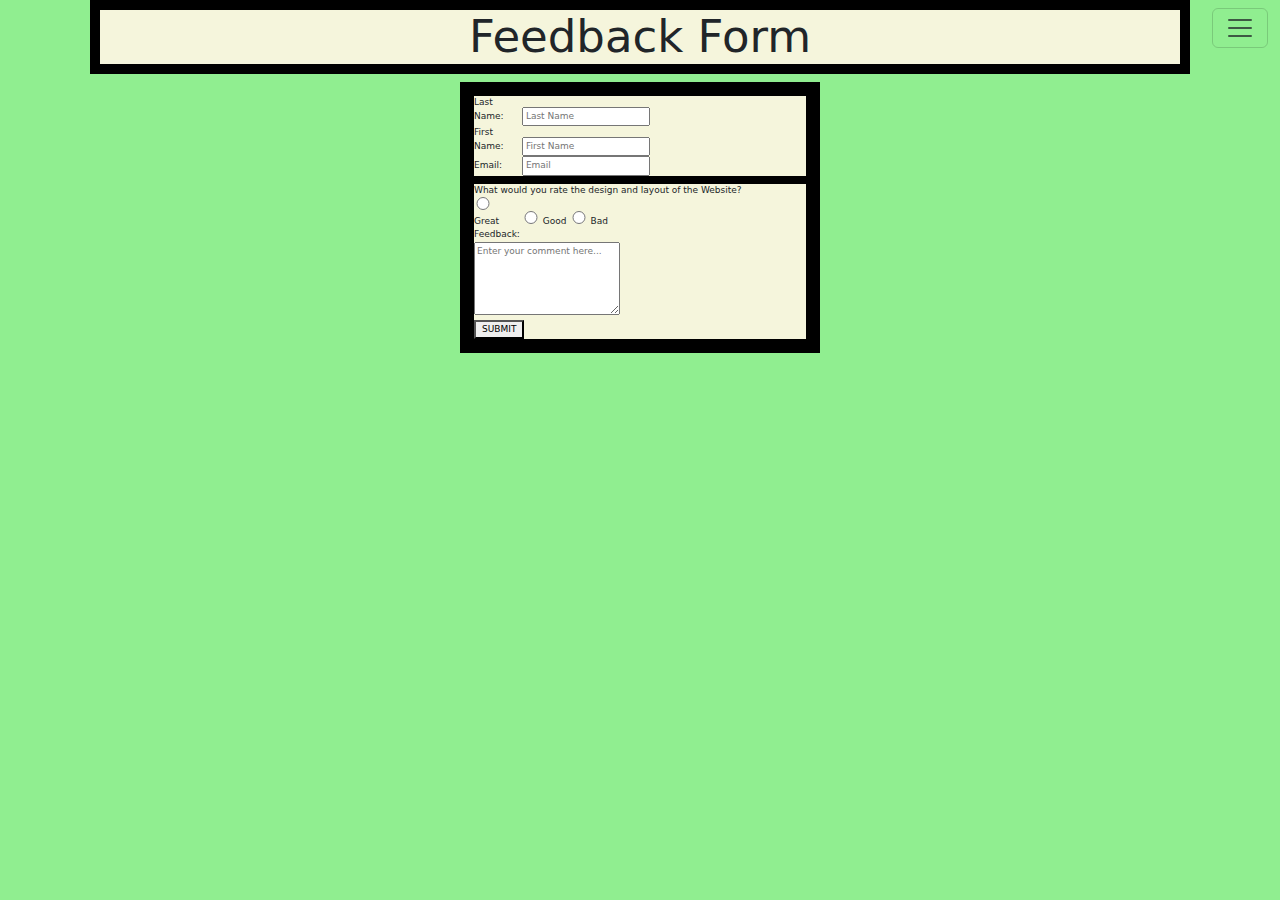
<file: Feedback.html>
<!DOCTYPE html>
<html lang="en">
<head>
    <meta charset="UTF-8">
    <meta http-equiv="X-UA-Compatible" content="IE=edge">
    <meta name="viewport" content="width=device-width, initial-scale=1.0">
    <meta name="description" content="The Weissman Scholars Webpage is used as the public database of the 
    Weissman Scholars from Babson College.">
    <meta name="keywords" content="Weissman, Weissman Scholars, Babson College">
    <meta name="author" content="Jose Scherrer">
    <meta name="robots" content="index, follow">
    <meta property="og:title" content="Weissman Scholars">
    <meta property="og:description" content="The Weissman Scholars Webpage is used as the public database of the 
    Weissman Scholars from Babson College.">
    <title>Feedback</title>
    <link rel="icon" href="pictures/Scholars/favicon.ico">
    <link rel="stylesheet" href="Navbar.css">
    <script src="https://cdn.jsdelivr.net/npm/@popperjs/core@2.11.6/dist/umd/popper.min.js"></script>
    <script src="https://cdn.jsdelivr.net/npm/bootstrap@5.3.0-alpha3/dist/js/bootstrap.min.js"></script>
    <link rel="icon" href="pictures/Scholars/favicon.ico">
    <link href="https://cdn.jsdelivr.net/npm/bootstrap@5.3.0-alpha3/dist/css/bootstrap.min.css" rel="stylesheet">
    <script src="https://code.jquery.com/jquery-3.6.0.min.js" integrity="sha384-KyZXEAg3QhqLMpG8r+Knujsl5/aMFqpDWAA1JLEeA41dYSTeE+a9H5g1K9XrysJj" crossorigin="anonymous"></script>
    <script src="https://cdn.jsdelivr.net/npm/@popperjs/core@2.11.6/dist/umd/popper.min.js"></script>
    <style>
        form {
            background-color:beige;
            border:10px solid black;
            font-size:1vh;
            width:40vh;
            display:block;
            margin:auto;
        }
        .Rating {
            width:2vh;
        }

        fieldset label {
            display:inline-block;
            width: 5vh;
        }
        fieldset {
            border:4px solid black;
            text-align:left;
        }
        button {
            fill:darkgreen;
        }
        h1 {    
            font-size:5vh;
            text-align:center;
            background-color:beige;
            border:10px solid black;
            margin-left:10vh;
            margin-right:10vh;
        }
        body {
            background-color:lightgreen;
        }
    </style>
</head>
<body>
    <h1>Feedback Form</h1>
    <nav class="navbar navbar-light bg-lightgreen fixed-top">
        <div class="container-fluid">
            <a class="navbar-brand" href="#"></a>
            <button class="navbar-toggler" type="button" data-bs-toggle="offcanvas" data-bs-target="#offcanvasLightGreenNavbar" aria-controls="offcanvasLightGreenNavbar" aria-label="Toggle navigation">
                <span class="navbar-toggler-icon"></span>
            </button>
            <div class="offcanvas offcanvas-end text-bg-light" tabindex="-1" id="offcanvasLightGreenNavbar" aria-labelledby="offcanvasLightGreenNavbarLabel">
                <div class="offcanvas-header">
                    <h5 class="offcanvas-title" id="offcanvasLightGreenNavbarLabel">Navigation Bar</h5>
                    <button type="button" class="btn-close" data-bs-dismiss="offcanvas" aria-label="Close"></button>
                </div>
                <div class="offcanvas-body">
                    <ul class="navbar-nav justify-content-end flex-grow-1 pe-3">
                        <li class="nav-item">
                            <a class="nav-link active" aria-current="page" href="index.html">Home</a>
                        </li>
                        <li class="nav-item">
                            <a class="nav-link" href="sitemap.html">Sitemap</a>
                        </li>
                        <li class="nav-item">
                            <a class="nav-link" href="BookRecommendations.html">Book Recommendations</a>
                        </li>
                        <li class="nav-item">
                            <a class="nav-link" href="Q&A.html">Discussion Board</a>
                        </li>
                        <li class="nav-item dropdown">
                            <a class="nav-link dropdown-toggle" href="#" role="button" data-bs-toggle="dropdown" aria-expanded="false">
                                Weissman Scholars and Alumni
                            </a>
                            <ul class="dropdown-menu">
                                <li>
                                    <a class="dropdown-item" href="scholars.html">Scholars page</a>
                                </li>
                                <li><a class="dropdown-item" href="alumni.html">Alumni Page</a></li>
                                <li><a class="dropdown-item" href="https://docs.google.com/document/d/1rI-ZbHkaJ1AB0kshLw7ydyFSxJkmoGjcxa3Ti6E_YZc/edit">What can Alumni and Scholars Offer?</a></li>
                                <li><a class="dropdown-item" href="https://docs.google.com/document/d/1cBQCBGGZNbZ9OlsQlz-6qBSXdcWkHj10_lbc9UjU2KA/edit">What do Alumni and Scholars need?</a></li>
                            </ul>
                        </li>
                        <li class="nav-item">
                            <a class="nav-link" href="Feedback.html">Give Feedback</a>
                        </li>
                    </ul>
                    <form class="d-flex mt-3" role="search">
                        <input class="form-control me-2" type="search" placeholder="Search" aria-label="Search">
                        <button class="btn btn-success" type="submit">Search</button>
                    </form>
                </div>
            </div>
        </div>
    </nav>
    <form method="dialog">
        <fieldset>
            <div>
                <label for="Last-name">Last Name:</label>
                <input type="text" placeholder="Last Name" id="Last-name" name="Last-name">
                
            </div>
            <div>
                <label for="First-name">First Name:</label>
                <input type="text" placeholder="First Name" id="First-name" name="First-name">
            </div>
            <div>
                <label for="Email:">Email:</label>
                <input type="text" placeholder="Email" id="Email" name="Email">
            </div>
        </fieldset>
        <fieldset>
            <div>
                What would you rate the design and layout of the Website? <br>
                <label>
                    <input class="Rating" type="radio" name="gender" value="great"/>
                    Great
                </label>
                <label>
                    <input class="Rating" type="radio" name="gender" value="good"/>
                    Good
                </label>
                <label>
                    <input class="Rating" type="radio" name="gender" value="bad"/>
                    Bad
                </label>
            </div>
            <div>
                <label for="comment">Feedback:</label>
            </div>
            <div>
                <textarea id="comments" name="comments" rows="5" cols="25" placeholder="Enter your comment here..."></textarea>
            </div>
            <div>
                <button id="submit" type="submit">
                    SUBMIT 
                </button>
            </div>
    </form>
    <script>
        const form = document.querySelector('form');
        const firstName = document.getElementById('First-name');
        const ratings = document.querySelectorAll('.Rating');
        const lastName = document.getElementById('Last-name');
        const comment = document.getElementById("comments");
        const email = document.getElementById('Email');

        form.addEventListener('submit', function(arg) {

            // Validate last name input
            if (lastName.value === '') {
                alert('Please enter your last name');
                return;
            }

            // Validate first name input
            if (firstName.value === '') {
                alert('Please enter your first name');
                return;
            }

            // Validate rating input (Got a hint on from MDN Web Docs to see in which direction I should take to check this.)
            let ratingSelected = false;
            for (const rating1 of ratings) {
                if (rating1.checked) {
                    ratingSelected = true;
                    localStorage.setItem('Rating', rating1.value);
                    break;
                }
            }
            if (!ratingSelected) {
                alert('Please select a rating');
                return;
            }

            //To set the input into the local Storage
            localStorage.setItem("First Name", firstName.value);
            localStorage.setItem("Last Name", lastName.value);
            localStorage.setItem("Email", email.value);
            localStorage.setItem('Feedback', comment.value);

            //
            form.reset();

            // if all validations pass, submit the form
            alert("Form submitted successfully!");
            });
    </script>
</body>
</html>
</file>
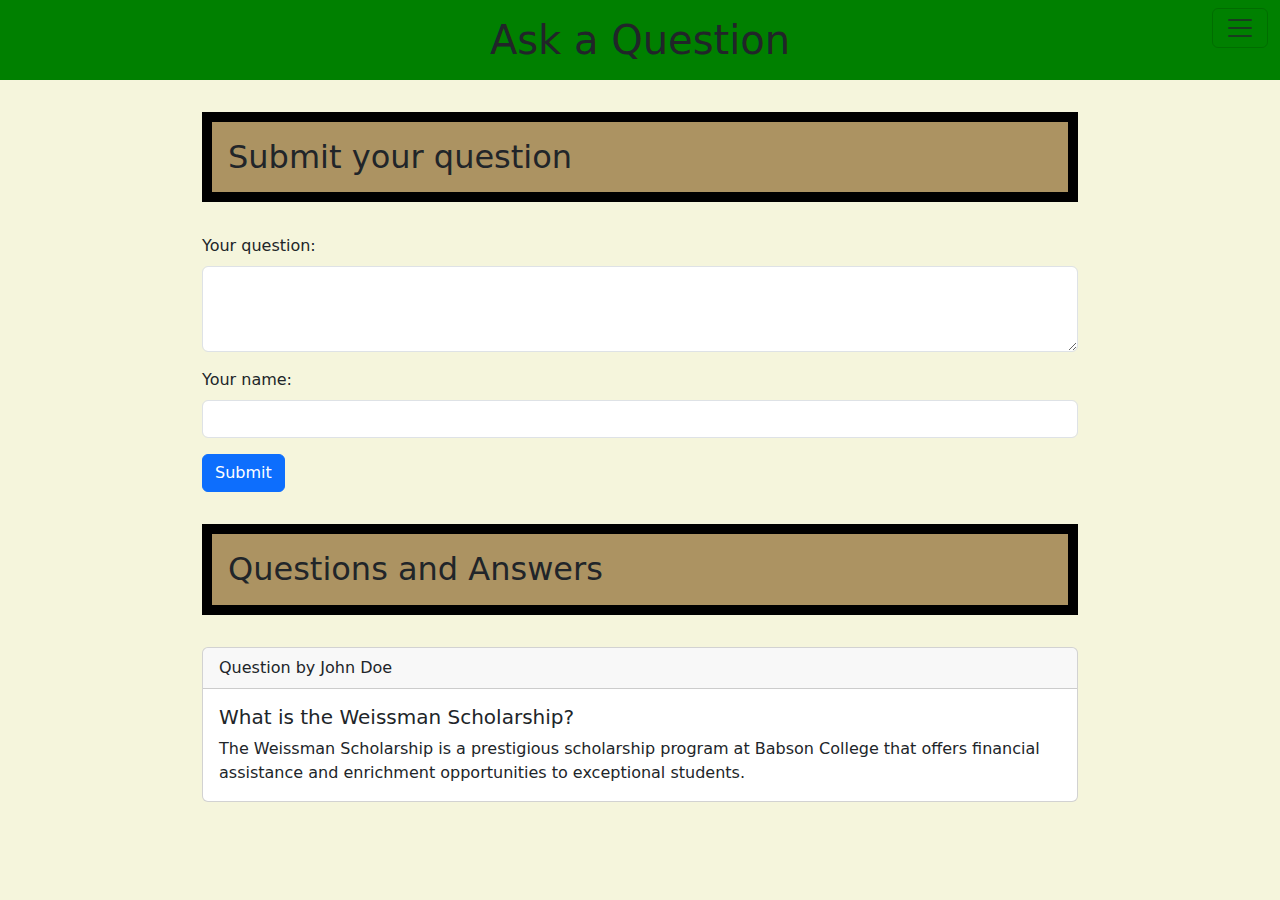
<file: practice.html>
<!DOCTYPE html>
<html lang="en">
<head>
    <meta charset="UTF-8">
    <meta http-equiv="X-UA-Compatible" content="IE=edge">
    <meta name="viewport" content="width=device-width, initial-scale=1">
    <link href="https://cdn.jsdelivr.net/npm/bootstrap@5.3.0-alpha3/dist/css/bootstrap.min.css" rel="stylesheet">
    <script src="https://code.jquery.com/jquery-3.6.0.min.js" integrity="sha384-KyZXEAg3QhqLMpG8r+Knujsl5/aMFqpDWAA1JLEeA41dYSTeE+a9H5g1K9XrysJj" crossorigin="anonymous"></script>
    <script src="https://cdn.jsdelivr.net/npm/@popperjs/core@2.11.6/dist/umd/popper.min.js"></script>
    <script src="https://cdn.jsdelivr.net/npm/bootstrap@5.3.0-alpha3/dist/js/bootstrap.min.js"></script>
    <link rel="icon" href="pictures/Scholars/favicon.ico">
    <title>Ask a Question</title>
    <style>
        body {
            background-color: beige;
        }
        h1 {
            text-align: center;
            background-color: green;
            padding: 1rem;
            margin-bottom: 0;
        }
        h2, h3 {
            background-color: #AC9362;
            border: 10px solid black;
            padding: 1rem;
            margin: 2rem 0;
        }
        .container {
            max-width: 900px;
            margin: 2rem auto;
        }
    </style>
</head>
<body>
    <h1>Ask a Question</h1>
    <nav class="navbar navbar-light bg-lightgreen fixed-top">
        <div class="container-fluid">
            <a class="navbar-brand" href="#"></a>
            <button class="navbar-toggler" type="button" data-bs-toggle="offcanvas" data-bs-target="#offcanvasLightGreenNavbar" aria-controls="offcanvasLightGreenNavbar" aria-label="Toggle navigation">
                <span class="navbar-toggler-icon"></span>
            </button>
            <div class="offcanvas offcanvas-end text-bg-light" tabindex="-1" id="offcanvasLightGreenNavbar" aria-labelledby="offcanvasLightGreenNavbarLabel">
                <div class="offcanvas-header">
                    <h5 class="offcanvas-title" id="offcanvasLightGreenNavbarLabel">Navigation Bar</h5>
                    <button type="button" class="btn-close" data-bs-dismiss="offcanvas" aria-label="Close"></button>
                </div>
                <div class="offcanvas-body">
                    <ul class="navbar-nav justify-content-end flex-grow-1 pe-3">
                        <li class="nav-item">
                            <a class="nav-link active" aria-current="page" href="index.html">Home</a>
                        </li>
                        <li class="nav-item">
                            <a class="nav-link" href="sitemap.html">Sitemap</a>
                        </li>
                        <li class="nav-item">
                            <a class="nav-link" href="BookRecommendations.html">Book Recommendations</a>
                        </li>
                        <li class="nav-item dropdown">
                            <a class="nav-link dropdown-toggle" href="#" role="button" data-bs-toggle="dropdown" aria-expanded="false">
                                Weissman Scholars and Alumni
                            </a>
                            <ul class="dropdown-menu">
                                <li>
                                    <a class="dropdown-item" href="scholars.html">Scholars page</a>
                                </li>
                                <li><a class="dropdown-item" href="alumni.html">Alumni Page</a></li>
                                <li><a class="dropdown-item" href="https://docs.google.com/document/d/1rI-ZbHkaJ1AB0kshLw7ydyFSxJkmoGjcxa3Ti6E_YZc/edit">What can Alumni and Scholars Offer?</a></li>
                                <li><a class="dropdown-item" href="https://docs.google.com/document/d/1cBQCBGGZNbZ9OlsQlz-6qBSXdcWkHj10_lbc9UjU2KA/edit">What do Alumni and Scholars need?</a></li>
                            </ul>
                        </li>
                        <li class="nav-item">
                            <a class="nav-link" href="Feedback.html">Give Feedback</a>
                        </li>
                    </ul>
                    <form class="d-flex mt-3" role="search">
                        <input class="form-control me-2" type="search" placeholder="Search" aria-label="Search">
                        <button class="btn btn-success" type="submit">Search</button>
                    </form>
                </div>
            </div>
        </div>
    </nav>
    <div class="container">
        <h2>Submit your question</h2>
        <form id="questionForm">
            <div class="mb-3">
                <label for="question" class="form-label">Your question:</label>
                <textarea class="form-control" id="question" rows="3" required></textarea>
            </div>
            <div class="mb-3">
                <label for="name" class="form-label">Your name:</label>
                <input type="text" class="form-control" id="name" required>
            </div>
            <button type="submit" class="btn btn-primary">Submit</button>
        </form>

        <h2>Questions and Answers</h2>
        <div id="questionsAndAnswers">
            <!-- Server-generated questions and answers will be displayed here. -->
            <div class="card mb-3">
                <div class="card-header">
                    Question by John Doe
                </div>
                <div class="card-body">
                    <h5 class="card-title">What is the Weissman Scholarship?</h5>
                    <p class="card-text">The Weissman Scholarship is a prestigious scholarship program at Babson College that offers financial assistance and enrichment opportunities to exceptional students.</p>
                </div>
            </div>
        </div>
    </div>
    <script>
        $(document).ready(function () {
        function fetchQuestionsAndAnswers() {
            $.ajax({
            url: "http://localhost:3000/api/questions",
            type: "GET",
            dataType: "json",
            success: function (data) {
                const questionsAndAnswers = data.map((qa) => {
                return `
                    <div class="card mb-3">
                    <div class="card-header">
                        Question by ${qa.name}
                    </div>
                    <div class="card-body">
                        <h5 class="card-title">${qa.question}</h5>
                        <p class="card-text">${qa.answer || "No answer yet"}</p>
                    </div>
                    </div>`;
                }).join("");
                $("#questionsAndAnswers").html(questionsAndAnswers);
            },
            });
        }

        $("#questionForm").submit(function (event) {
            event.preventDefault();

            const formData = {
            name: $("#name").val(),
            question: $("#question").val(),
            };

            $.ajax({
                url: "http://localhost:3000/api/questions",
                type: "POST",
                dataType: "json",
                data: JSON.stringify(formData), // Stringify the formData
                contentType: "application/json", // Add contentType
                success: function () {
                    fetchQuestionsAndAnswers();
                    $("#questionForm")[0].reset();
                },
            });

        });

        fetchQuestionsAndAnswers();
        });

    </script>
</body>
</html>
</file>
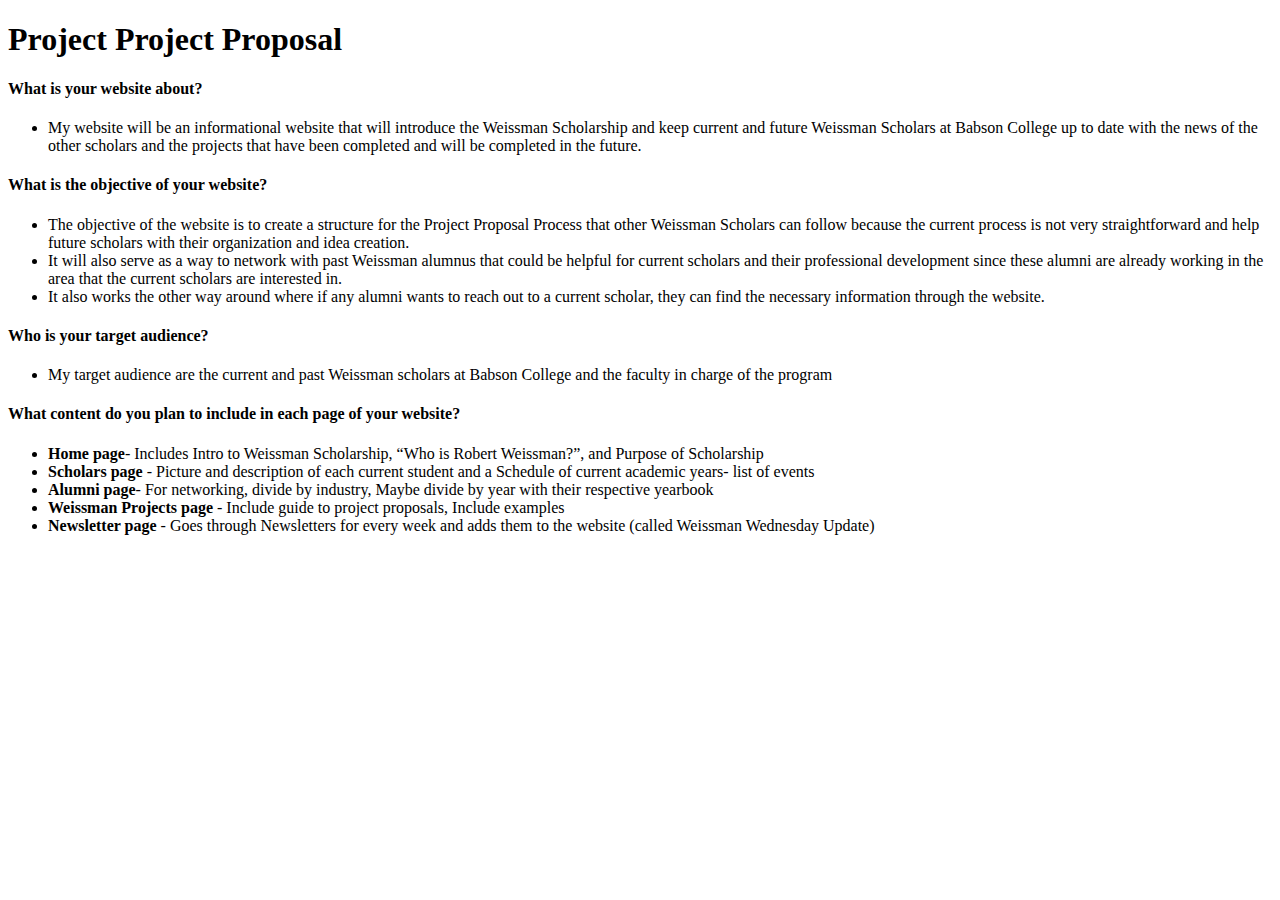
<file: proposal.html>
<!DOCTYPE html>
<html lang="en">
<head>
    <meta charset="UTF-8">
    <meta http-equiv="X-UA-Compatible" content="IE=edge">
    <meta name="viewport" content="width=device-width, initial-scale=1.0">
    <title>Project Proposal</title>
    <style>
        
    </style>
</head>
<body>
    <h1>Project Project Proposal</h1>
    <h4>What is your website about?</h4>
    <ul>
        <li>My website will be an informational website that will introduce the Weissman Scholarship and keep current and future Weissman Scholars at Babson College up to date with the news of the other scholars and the projects that have been completed and will be completed in the future. </li>
    </ul>
    <h4>What is the objective of your website?</h4>
    <ul>
        <li>The objective of the website is to create a structure for the Project Proposal Process that other Weissman Scholars can follow because the current process is not very straightforward and help future scholars with their organization and idea creation. </li>
        <li>It will also serve as a way to network with past Weissman alumnus that could be helpful for current scholars and their professional development since these alumni are already working in the area that the current scholars are interested in. </li>
        <li>It also works the other way around where if any alumni wants to reach out to a current scholar, they can find the necessary information through the website. </li>
    </ul>
    <h4>Who is your target audience?</h4>
    <ul>
        <li>
            My target audience are the current and past Weissman scholars at Babson College and the faculty in charge of the program
        </li>
    </ul>
    <h4>What content do you plan to include in each page of your website?</h4>
    <ul>
        <li><b>Home page</b>- Includes Intro to Weissman Scholarship, “Who is Robert Weissman?”, and Purpose of Scholarship</li>
        <li><b>Scholars page</b> - Picture and description of each current student and a Schedule of current academic years- list of events</li>
        <li><b>Alumni page</b>- For networking, divide by industry, Maybe divide by year with their respective yearbook</li>
        <li><b>Weissman Projects page</b> - Include guide to project proposals, Include examples</li>
        <li><b>Newsletter page</b> - Goes through Newsletters for every week and adds them to the website (called Weissman Wednesday Update)</li>
    </ul>
</body>
</html>
</file>
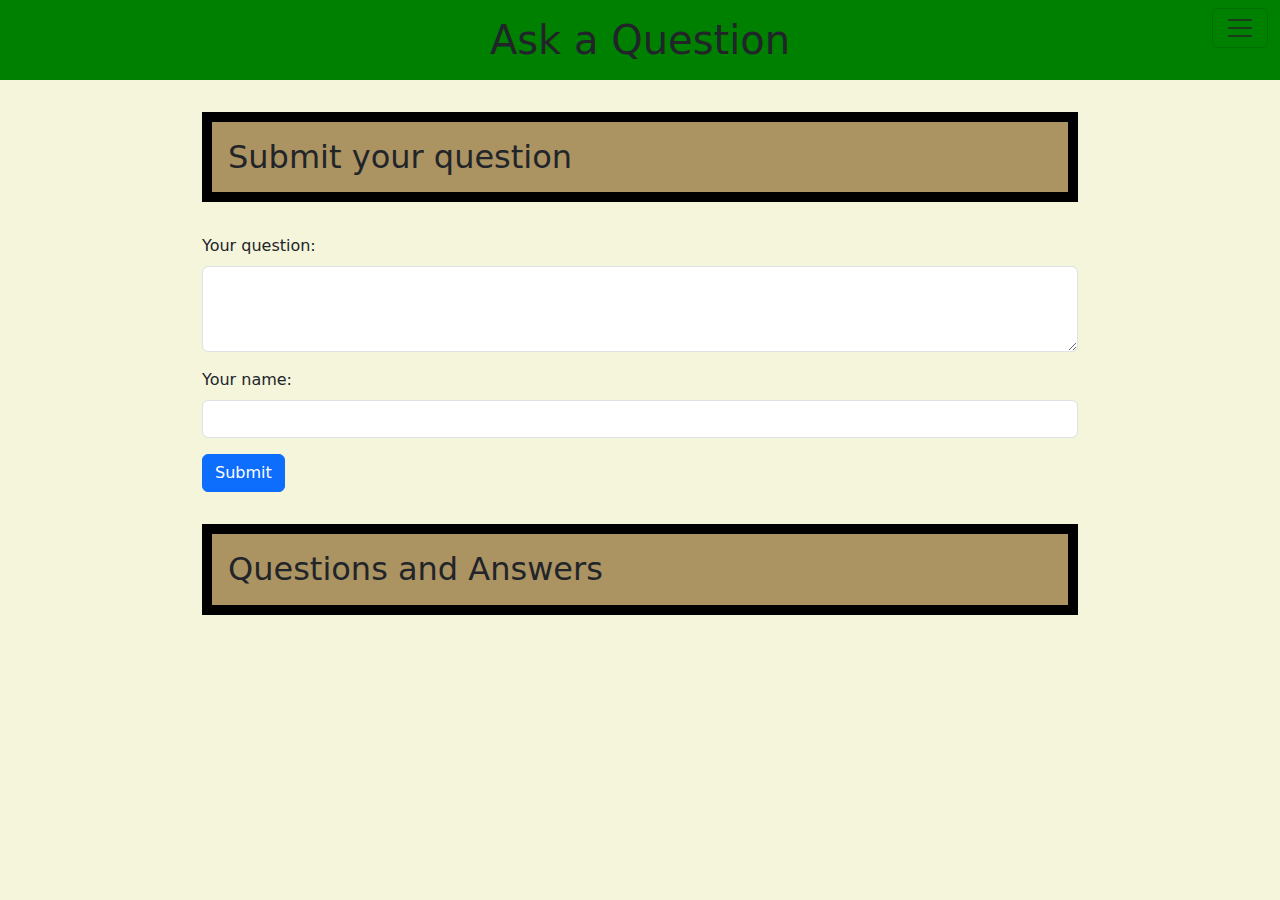
<file: Q&A.html>
<!DOCTYPE html>
<html lang="en">
<head>
    <meta charset="UTF-8">
    <meta http-equiv="X-UA-Compatible" content="IE=edge">
    <meta name="viewport" content="width=device-width, initial-scale=1">
    <link href="https://cdn.jsdelivr.net/npm/bootstrap@5.3.0-alpha3/dist/css/bootstrap.min.css" rel="stylesheet">
    <script src="https://code.jquery.com/jquery-3.6.0.min.js" integrity="sha384-vtXRMe3mGCbOeY7l30aIg8H9p3GdeSe4IFlP6G8JMa7o7lXvnz3GFKzPxzJdPfGK" crossorigin="anonymous"></script>    <script src="https://cdn.jsdelivr.net/npm/@popperjs/core@2.11.6/dist/umd/popper.min.js"></script>
    <script src="https://cdn.jsdelivr.net/npm/bootstrap@5.3.0-alpha3/dist/js/bootstrap.min.js"></script>
    <link rel="icon" href="pictures/Scholars/favicon.ico">
    <title>Ask a Question</title>
    <style>
        body {
            background-color: beige;
        }
        h1 {
            text-align: center;
            background-color: green;
            padding: 1rem;
            margin-bottom: 0;
        }
        h2, h3 {
            background-color: #AC9362;
            border: 10px solid black;
            padding: 1rem;
            margin: 2rem 0;
        }
        .container {
            max-width: 900px;
            margin: 2rem auto;
        }
    </style>
</head>
<body>
    <h1>Ask a Question</h1>
    <nav class="navbar navbar-light bg-lightgreen fixed-top">
        <div class="container-fluid">
            <a class="navbar-brand" href="#"></a>
            <button class="navbar-toggler" type="button" data-bs-toggle="offcanvas" data-bs-target="#offcanvasLightGreenNavbar" aria-controls="offcanvasLightGreenNavbar" aria-label="Toggle navigation">
                <span class="navbar-toggler-icon"></span>
            </button>
            <div class="offcanvas offcanvas-end text-bg-light" tabindex="-1" id="offcanvasLightGreenNavbar" aria-labelledby="offcanvasLightGreenNavbarLabel">
                <div class="offcanvas-header">
                    <h5 class="offcanvas-title" id="offcanvasLightGreenNavbarLabel">Navigation Bar</h5>
                    <button type="button" class="btn-close" data-bs-dismiss="offcanvas" aria-label="Close"></button>
                </div>
                <div class="offcanvas-body">
                    <ul class="navbar-nav justify-content-end flex-grow-1 pe-3">
                        <li class="nav-item">
                            <a class="nav-link active" aria-current="page" href="index.html">Home</a>
                        </li>
                        <li class="nav-item">
                            <a class="nav-link" href="sitemap.html">Sitemap</a>
                        </li>
                        <li class="nav-item">
                            <a class="nav-link" href="BookRecommendations.html">Book Recommendations</a>
                        </li>
                        <li class="nav-item">
                            <a class="nav-link" href="Q&A.html">Discussion Board</a>
                        </li>
                        <li class="nav-item dropdown">
                            <a class="nav-link dropdown-toggle" href="#" role="button" data-bs-toggle="dropdown" aria-expanded="false">
                                Weissman Scholars and Alumni
                            </a>
                            <ul class="dropdown-menu">
                                <li>
                                    <a class="dropdown-item" href="scholars.html">Scholars page</a>
                                </li>
                                <li><a class="dropdown-item" href="alumni.html">Alumni Page</a></li>
                                <li><a class="dropdown-item" href="https://docs.google.com/document/d/1rI-ZbHkaJ1AB0kshLw7ydyFSxJkmoGjcxa3Ti6E_YZc/edit">What can Alumni and Scholars Offer?</a></li>
                                <li><a class="dropdown-item" href="https://docs.google.com/document/d/1cBQCBGGZNbZ9OlsQlz-6qBSXdcWkHj10_lbc9UjU2KA/edit">What do Alumni and Scholars need?</a></li>
                            </ul>
                        </li>
                        <li class="nav-item">
                            <a class="nav-link" href="Feedback.html">Give Feedback</a>
                        </li>
                    </ul>
                    <form class="d-flex mt-3" role="search">
                        <input class="form-control me-2" type="search" placeholder="Search" aria-label="Search">
                        <button class="btn btn-success" type="submit">Search</button>
                    </form>
                </div>
            </div>
        </div>
    </nav>
    <div class="container">
        <h2>Submit your question</h2>
        <form id="questionForm">
            <div class="mb-3">
                <label for="question" class="form-label">Your question:</label>
                <textarea class="form-control" id="question" rows="3" required></textarea>
            </div>
            <div class="mb-3">
                <label for="name" class="form-label">Your name:</label>
                <input type="text" class="form-control" id="name" required>
            </div>
            <button type="submit" class="btn btn-primary">Submit</button>
        </form>

        <h2>Questions and Answers</h2>
        <div id="questionsAndAnswers">
            <!-- Server-generated questions and answers will be displayed here. -->
        </div>
    </div>
    <script>
        $(document).ready(function () {
            function fetchQuestionsAndAnswers() {
            $.ajax({
                url: "http://localhost:3000/api/questions",
                type: "GET",
                dataType: "json",
                success: function (data) {
                const questionsAndAnswers = data.map((qa) => {
                    return `
                    <div class="card mb-3">
                        <div class="card-header">
                            Question by ${qa.name}
                        </div>
                        <div class="card-body">
                            <h5 class="card-title">${qa.question}</h5>
                            <p class="card-text">${qa.answer || "No answer yet"}</p>
                            <p class="card-text"><small class="text-muted">${qa.answerBy ? "Answered by " + qa.answerBy : ""}</small></p>
                            <form class="answerForm" data-question-id="${qa._id}">
                                <div class="mb-3">
                                    <label for="answer" class="form-label">Your answer:</label>
                                    <textarea class="form-control" name="answer" rows="3" required></textarea>
                                </div>
                                <div class="mb-3">
                                    <label for="name" class="form-label">Your name:</label>
                                    <input type="text" class="form-control" name="name" required>
                                </div>
                                <button type="submit" class="btn btn-primary">Submit</button>
                            </form>
                        </div>
                    </div>`;
                }).join("");
                $("#questionsAndAnswers").html(questionsAndAnswers);
                bindAnswerForms();
                },
            });
        };
        function bindAnswerForms() {
            $(".answerForm").submit(function (event) {
                event.preventDefault();

                const formData = {
                    name: $(this).find("input[name='name']").val(),
                    answer: $(this).find("textarea[name='answer']").val(),
                };

                const questionId = $(this).data("question-id");

                $.ajax({
                    url: `http://localhost:3000/api/questions/${questionId}/answer`,
                    type: "POST",
                    dataType: "json",
                    data: formData,
                    success: function () {
                        fetchQuestionsAndAnswers();
                    },
                });
            });
        };

        $("#questionForm").submit(function (event) {
            event.preventDefault();

            const formData = {
            name: $("#name").val(),
            question: $("#question").val(),
            };

            $.ajax({
                url: "http://localhost:3000/api/questions",
                type: "POST",
                dataType: "json",
                data: JSON.stringify(formData), // Stringify the formData
                contentType: "application/json", // Add contentType
                success: function () {
                    fetchQuestionsAndAnswers();
                    $("#questionForm")[0].reset();
                },
            });

        });

        fetchQuestionsAndAnswers();
        });

    </script>
</body>
</html>
</file>
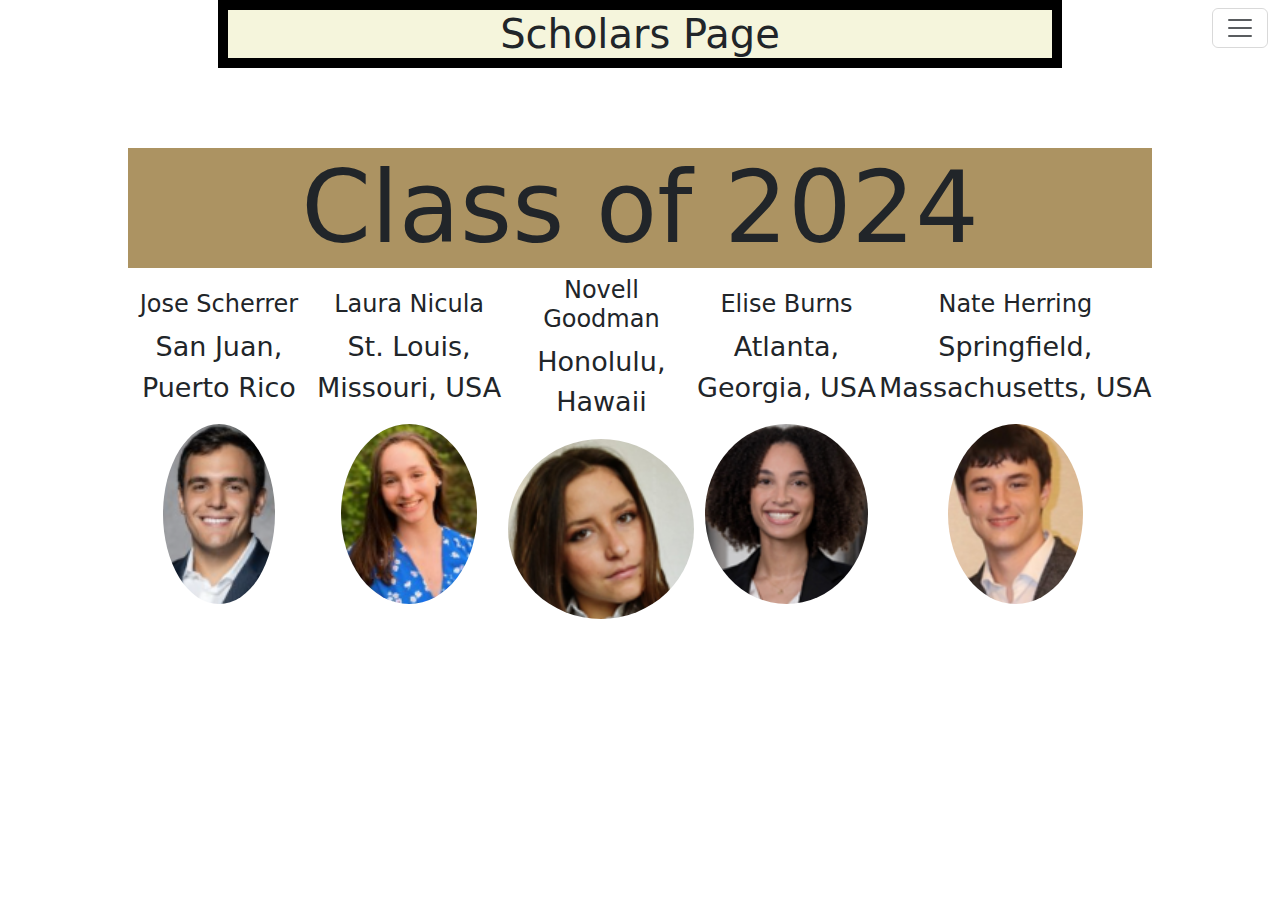
<file: scholars.html>
<!DOCTYPE html>
<html lang="en">
<head>
    <meta charset="UTF-8">
    <meta http-equiv="X-UA-Compatible" content="IE=edge">
    <meta name="viewport" content="width=device-width, initial-scale=1.0">
    <meta name="description" content="The Weissman Scholars Webpage is used as the public database of the 
    Weissman Scholars from Babson College.">
    <meta name="keywords" content="Weissman, Weissman Scholars, Babson College">
    <meta name="author" content="Jose Scherrer">
    <meta name="robots" content="index, follow">
    <meta property="og:title" content="Weissman Scholars">
    <meta property="og:description" content="The Weissman Scholars Webpage is used as the public database of the 
    Weissman Scholars from Babson College.">
    <title>Scholars Page</title>
    <link rel="stylesheet" href="bodyHeader.css">
    <link rel="stylesheet" href="Navbar.css">
    <link rel="icon" href="pictures/Scholars/favicon.ico">
    <script src="https://cdn.jsdelivr.net/npm/@popperjs/core@2.11.6/dist/umd/popper.min.js"></script>
    <script src="https://cdn.jsdelivr.net/npm/bootstrap@5.3.0-alpha3/dist/js/bootstrap.min.js"></script>
    <link rel="icon" href="pictures/Scholars/favicon.ico">
    <link href="https://cdn.jsdelivr.net/npm/bootstrap@5.3.0-alpha3/dist/css/bootstrap.min.css" rel="stylesheet">
    <script src="https://code.jquery.com/jquery-3.6.0.min.js" integrity="sha384-KyZXEAg3QhqLMpG8r+Knujsl5/aMFqpDWAA1JLEeA41dYSTeE+a9H5g1K9XrysJj" crossorigin="anonymous"></script>
    <script src="https://cdn.jsdelivr.net/npm/@popperjs/core@2.11.6/dist/umd/popper.min.js"></script>
    <style>
        body {
            width: 80%;
            margin: 0 auto;
        }
        img{
            border-radius:50%;
            height:20vh;
        }
        .Class {
            display:flex;
            justify-content:space-around;
            align-items:center;
        }
        div {
            text-align:center;
            font-size:3vh;
        }
        h2 {
            background-color:#AC9362;
            font-size:100px;
            text-align:center;
        }
        .slideshow-container {
            position: relative;
        }

        .slide {
            display: none;
        }

        .slide:first-child {
            display: block;
        }
        .space {
            height:5vh;
        }

        @media screen and (max-width: 768px) {
            body {
                width: 100%;
            }
            
            img {
                height: 15vh;
            }
            
            .Class {
                flex-direction: column;
            }
            
            h2 {
                font-size: 60px;
            }
            
            .slideshow-container {
                width: 100%;
            }
        }

    </style>
</head>
<body>
    <div class="header">
        <h1>Scholars Page</h1>
    </div>
    <br>
    <br>
    <br>
    <nav class="navbar navbar-light bg-lightgreen fixed-top">
        <div class="container-fluid">
            <a class="navbar-brand" href="#"></a>
            <button class="navbar-toggler" type="button" data-bs-toggle="offcanvas" data-bs-target="#offcanvasLightGreenNavbar" aria-controls="offcanvasLightGreenNavbar" aria-label="Toggle navigation">
                <span class="navbar-toggler-icon"></span>
            </button>
            <div class="offcanvas offcanvas-end text-bg-light" tabindex="-1" id="offcanvasLightGreenNavbar" aria-labelledby="offcanvasLightGreenNavbarLabel">
                <div class="offcanvas-header">
                    <h5 class="offcanvas-title" id="offcanvasLightGreenNavbarLabel">Navigation Bar</h5>
                    <button type="button" class="btn-close" data-bs-dismiss="offcanvas" aria-label="Close"></button>
                </div>
                <div class="offcanvas-body">
                    <ul class="navbar-nav justify-content-end flex-grow-1 pe-3">
                        <li class="nav-item">
                            <a class="nav-link active" aria-current="page" href="index.html">Home</a>
                        </li>
                        <li class="nav-item">
                            <a class="nav-link" href="sitemap.html">Sitemap</a>
                        </li>
                        <li class="nav-item">
                            <a class="nav-link" href="BookRecommendations.html">Book Recommendations</a>
                        </li>
                        <li class="nav-item">
                            <a class="nav-link" href="Q&A.html">Discussion Board</a>
                        </li>
                        <li class="nav-item dropdown">
                            <a class="nav-link dropdown-toggle" href="#" role="button" data-bs-toggle="dropdown" aria-expanded="false">
                                Weissman Scholars and Alumni
                            </a>
                            <ul class="dropdown-menu">
                                <li>
                                    <a class="dropdown-item" href="scholars.html">Scholars page</a>
                                </li>
                                <li><a class="dropdown-item" href="alumni.html">Alumni Page</a></li>
                                <li><a class="dropdown-item" href="https://docs.google.com/document/d/1rI-ZbHkaJ1AB0kshLw7ydyFSxJkmoGjcxa3Ti6E_YZc/edit">What can Alumni and Scholars Offer?</a></li>
                                <li><a class="dropdown-item" href="https://docs.google.com/document/d/1cBQCBGGZNbZ9OlsQlz-6qBSXdcWkHj10_lbc9UjU2KA/edit">What do Alumni and Scholars need?</a></li>
                            </ul>
                        </li>
                        <li class="nav-item">
                            <a class="nav-link" href="Feedback.html">Give Feedback</a>
                        </li>
                    </ul>
                    <form class="d-flex mt-3" role="search">
                        <input class="form-control me-2" type="search" placeholder="Search" aria-label="Search">
                        <button class="btn btn-success" type="submit">Search</button>
                    </form>
                </div>
            </div>
        </div>
    </nav>
    <div id="slideshow-container">
        <div class="slide">
            <h2>Class of 2023</h2>
            <div class="Class 2023">
                <div id="Calliope-Cortright">
                    <h4>Calliope Cortright</h4>
                    <p>Breckenridge, Colorado, USA</p>
                    <img src="pictures/Scholars/Calliope-Cortright.png" alt="Calliope Cortright" title="Calliope Cortright">
                </div>
                <div id="Alicia-Sibole">
                    <h4>Alicia Sibole</h4>
                    <p>Phoenix, Arizona, USA</p>
                    <img src="pictures/Scholars/Alicia-Sibole.png" alt="Alicia Sibole" title="Alicia Sibole">
                </div>
                <div id="Sergio-Avila">
                    <h4>Sergio Avila</h4>
                    <p>Santiago, Chile</p>
                    <img src="pictures/Scholars/Sergio-Avila.png" alt="Sergio Avila" title="Sergio Avila">
                </div>
            </div>
        </div>
        <div class="slide">
            <h2>Class of 2024</h2>
            <div class="Class 2024">
                <div id="Jose-Scherrer">
                    <h4>Jose Scherrer</h4>
                    <p>San Juan, Puerto Rico</p>
                    <img src="pictures/Scholars/Jose-Scherrer.png" alt="Jose Scherrer" title="Jose Scherrer">
                </div>
                <div id="Laura-Nicula">
                    <h4>Laura Nicula</h4>
                    <p>St. Louis, Missouri, USA</p>
                    <img src="pictures/Scholars/Laura-Nicula.png" alt="Laura Nicula" title="Laura Nicula">
                </div>
                <div id="Novell-Goodman">
                    <h4>Novell Goodman</h4>
                    <p>Honolulu, Hawaii</p>
                    <img src="pictures/Scholars/Novell-Goodman.png" alt="Novell Goodman" title="Novell Goodman">
                </div>
                <div id="Elise-Burns">
                    <h4>Elise Burns</h4>
                    <p>Atlanta, Georgia, USA</p>
                    <img src="pictures/Scholars/Elise-Burns.png" alt="Elise Burns" title="Elise Burns">
                </div>
                <div id="Nate-Herring">
                    <h4>Nate Herring</h4>
                    <p>Springfield, Massachusetts, USA</p>
                    <img src="pictures/Scholars/Nate-Herring.png" alt="Nate Herring" title="Nate Herring">
                </div>
            </div>
        </div>
        <div class="slide">
            <h2>Class of 2025</h2>
            <div class="Class 2025">
                <div id="Sanjana-Agarwal">
                    <h4>Sanjana Agarwal</h4>
                    <p>Mumbai, India</p>
                    <img src="pictures/Scholars/Sanjana-Agarwal.png" alt="Sanjana Agarwal" title="Sanjana Agarwal">
                </div>
                <div id="William-Li">
                    <h4>William Li</h4>
                    <p>Calgary, AB, Canada</p>
                    <img src="pictures/Scholars/William-Li.png" alt="William Li" title="Will Bill">
                </div>
                <div id="Rafaela-Wanderley">
                    <h4>Rafaela Wanderley</h4>
                    <p>Rio de Janeiro, Brazil</p>
                    <img src="pictures/Scholars/Rafaela-Wanderley.png" alt="Rafaela Wanderley" title="Rafaela Wanderley">
                </div>
                <div id="Anastacia-Yefimenko">
                    <h4>Anastacia Yefimenko</h4>
                    <p>Houston, Texas, USA</p>
                    <img src="pictures/Scholars/Anastacia-Yefimenko.png" alt="Anastacia Yefimenko" title="Anastacia Yefimenko">
                </div>
            </div>
        </div>
        <div class="slide">
            <h2>Class of 2026</h2>
            <div class="Class 2026">
                <div id="Ann-Butler">
                    <h4>Ann Butler</h4>
                    <p>Cherry Hills, Colorado, USA</p>
                    <img src="pictures/Scholars/Ann-Butler.png" alt="Ann Butler" title="Ann Butler">
                </div>
                <div id="Cadence-Cristobal">
                    <h4>Cadence Cristobal</h4>
                    <p>Oceanside, California, USA</p>
                    <img src="pictures/Scholars/Cadence-Cristobal.png" alt="Cadence Cristobal" title="Cadence Cristobal">
                </div>
                <div id="Liana-Portela">
                    <h4>Liana Portela</h4>
                    <p>Santiago de los Caballeros, Dominican Republic</p>
                    <img src="pictures/Scholars/Liana-Portela.png" alt="Liana Portela" title="Liana Portela">
                </div>
                <div id="Fu-Zhou">
                    <h4>Fu Zhou</h4>
                    <p>Vancouver, BC, Canada</p>
                    <img src="pictures/Scholars/Fu-Zhou.png" alt="Fu Zhou" title="Fu Zhou">
                </div>
            </div>
        </div>
    </div>
    <div class="space"></div>
    <script>
        const slides = document.querySelectorAll(".slide");
        let currentSlide = 0;

        function showSlide() {
            currentSlide++;
            if (currentSlide == slides.length) {
                currentSlide = 0;
            }
            slides.forEach(slide => {
                slide.style.display = "none";
            });
            slides[currentSlide].style.display = "block";
            setTimeout(showSlide, 5000);
        }

        document.addEventListener("DOMContentLoaded", () => {
            showSlide();
        });
    </script>
</body>
</html>
</file>
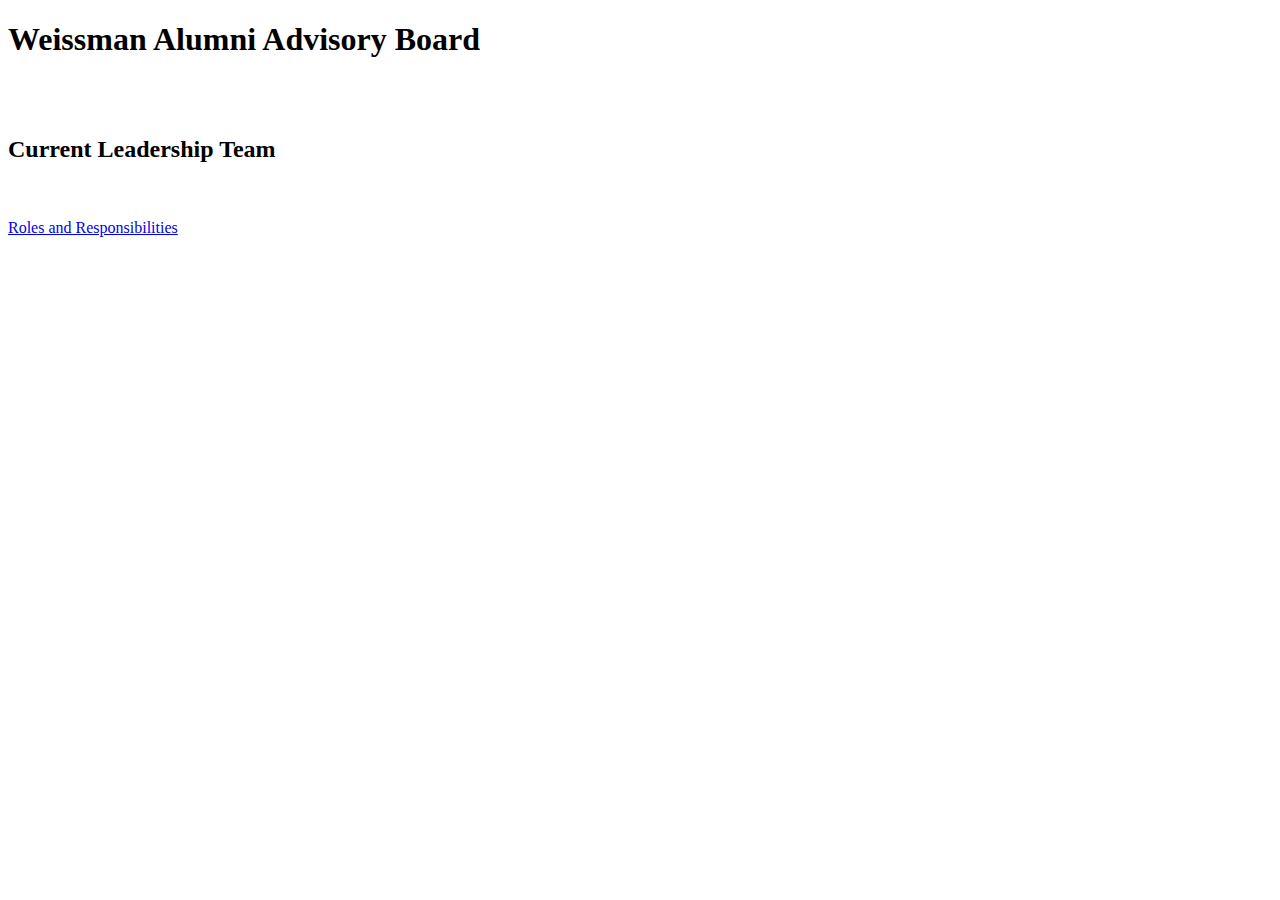
<file: WAA.html>
<!DOCTYPE html>
<html lang="en">
<head>
    <meta charset="UTF-8">
    <meta http-equiv="X-UA-Compatible" content="IE=edge">
    <meta name="viewport" content="width=device-width, initial-scale=1.0">
    <title>Weissman Alumni Advisory Board</title>
</head>
<body>
    <h1>Weissman Alumni Advisory Board</h1>
    <br>
    <br>
    <div>
        <h2>Current Leadership Team</h2>
    </div>
    <br>
    <br>
    <a href="#">Roles and Responsibilities</a>

</body>
</html>
</file>
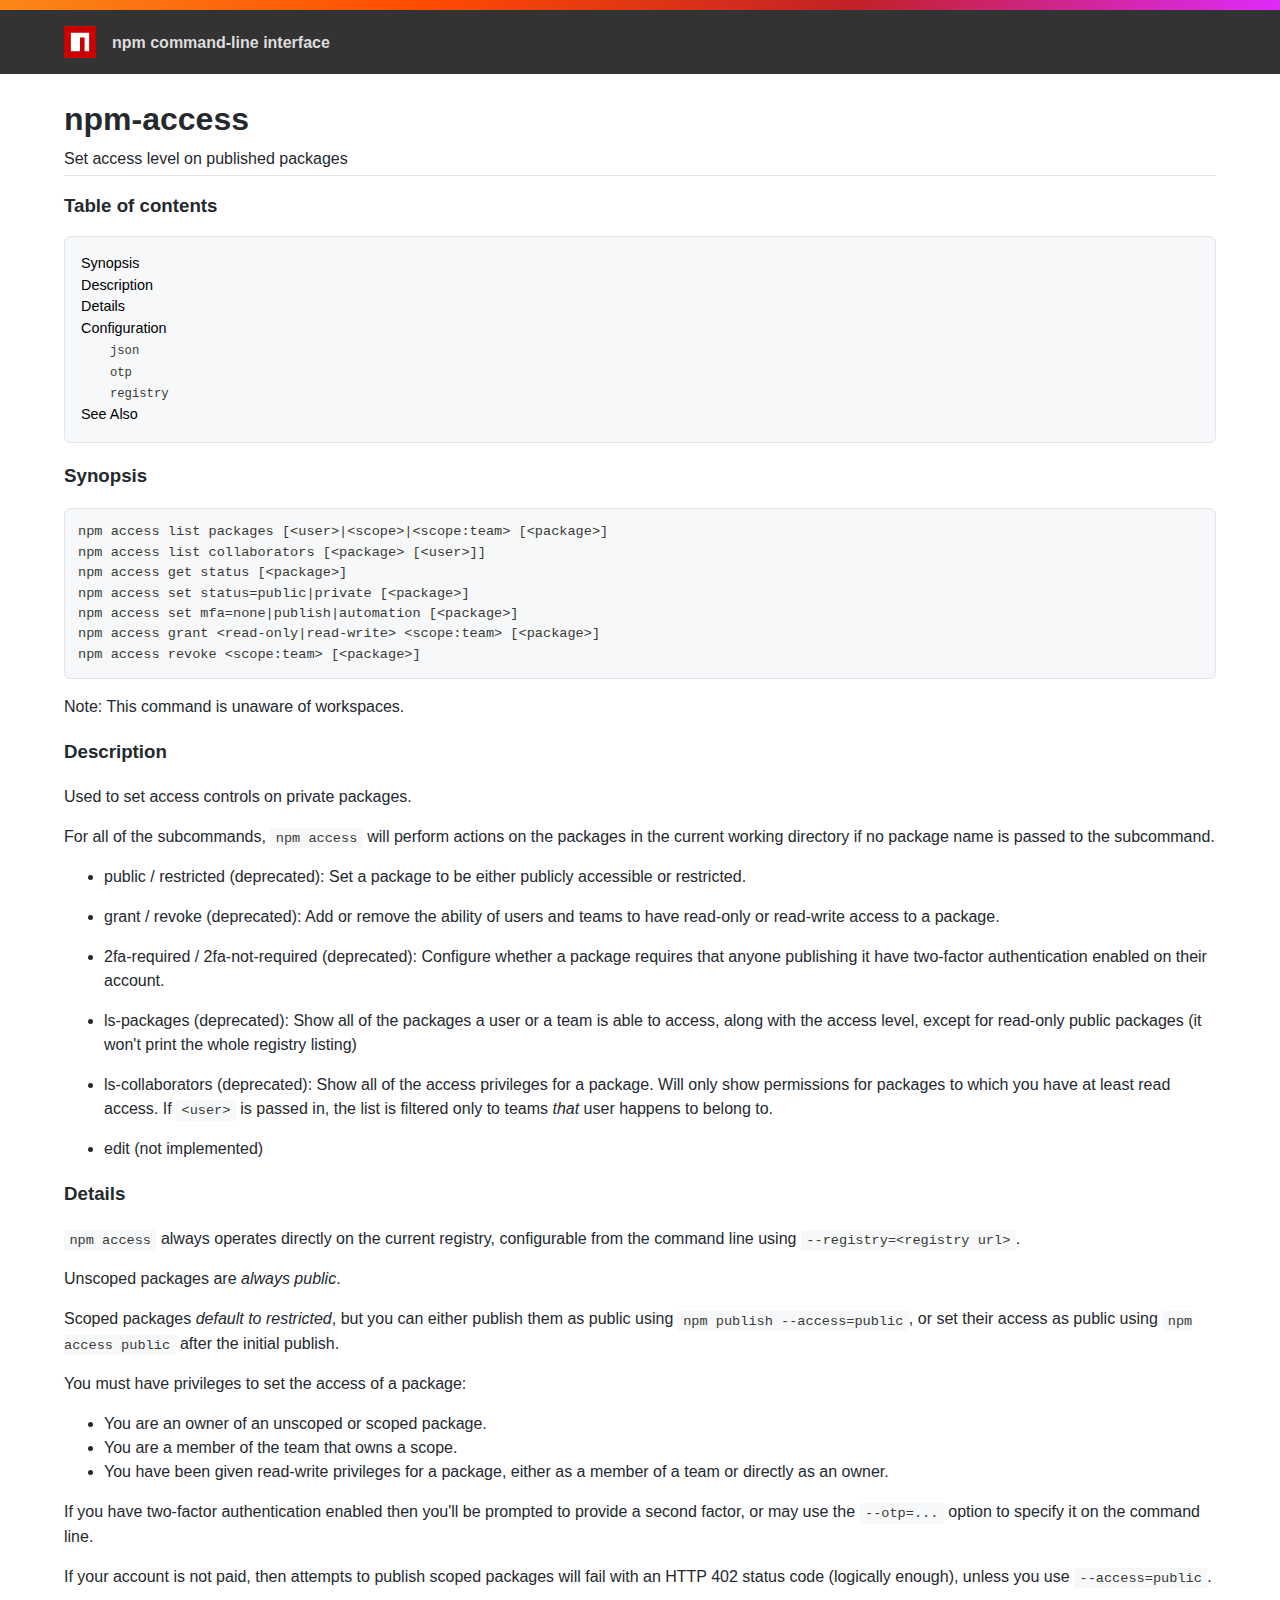
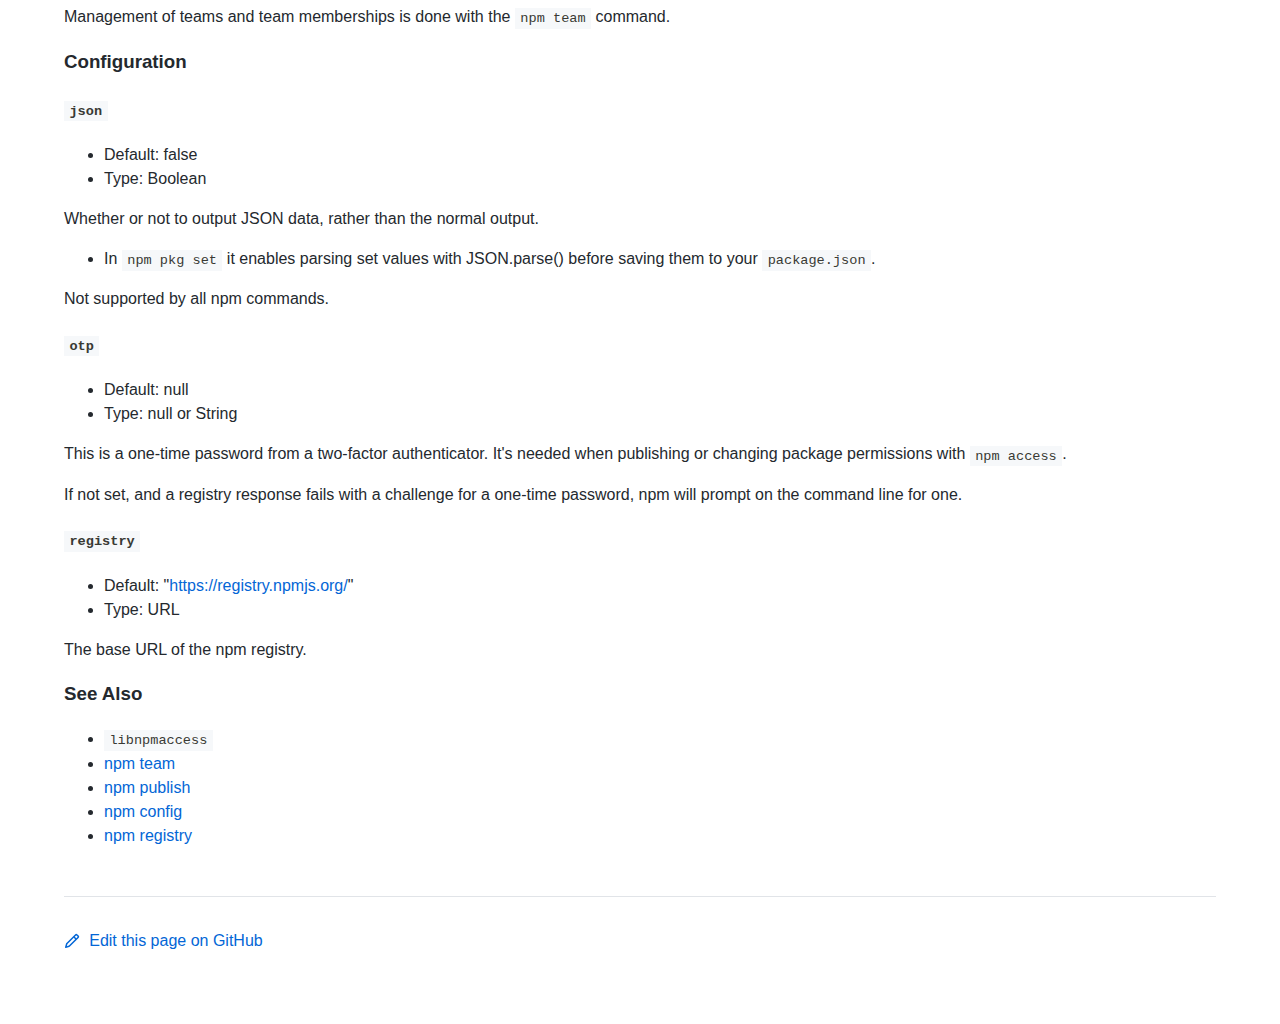
<file: Q&Aapp/node_modules/npm/docs/output/commands/npm-access.html>
<!DOCTYPE html><html><head>
<meta charset="utf-8">
<title>npm-access</title>
<style>
body {
    background-color: #ffffff;
    color: #24292e;

    margin: 0;

    line-height: 1.5;

    font-family: -apple-system, BlinkMacSystemFont, "Segoe UI", Helvetica, Arial, sans-serif, "Apple Color Emoji", "Segoe UI Emoji";
}
#rainbar {
    height: 10px;
    background-image: linear-gradient(139deg, #fb8817, #ff4b01, #c12127, #e02aff);
}

a {
    text-decoration: none;
    color: #0366d6;
}
a:hover {
    text-decoration: underline;
}

pre {
    margin: 1em 0px;
    padding: 1em;
    border: solid 1px #e1e4e8;
    border-radius: 6px;

    display: block;
    overflow: auto;

    white-space: pre;

    background-color: #f6f8fa;
    color: #393a34;
}
code {
    font-family: SFMono-Regular, Consolas, "Liberation Mono", Menlo, Courier, monospace;
    font-size: 85%;
    padding: 0.2em 0.4em;
    background-color: #f6f8fa;
    color: #393a34;
}
pre > code {
    padding: 0;
    background-color: inherit;
    color: inherit;
}
h1, h2, h3 {
    font-weight: 600;
}

#logobar {
    background-color: #333333;
    margin: 0 auto;
    padding: 1em 4em;
}
#logobar .logo {
    float: left;
}
#logobar .title {
    font-weight: 600;
    color: #dddddd;
    float: left;
    margin: 5px 0 0 1em;
}
#logobar:after {
    content: "";
    display: block;
    clear: both;
}

#content {
    margin: 0 auto;
    padding: 0 4em;
}

#table_of_contents > h2 {
    font-size: 1.17em;
}
#table_of_contents ul:first-child {
    border: solid 1px #e1e4e8;
    border-radius: 6px;
    padding: 1em;
    background-color: #f6f8fa;
    color: #393a34;
}
#table_of_contents ul {
    list-style-type: none;
    padding-left: 1.5em;
}
#table_of_contents li {
    font-size: 0.9em;
}
#table_of_contents li a {
    color: #000000;
}

header.title {
    border-bottom: solid 1px #e1e4e8;
}
header.title > h1 {
    margin-bottom: 0.25em;
}
header.title > .description {
    display: block;
    margin-bottom: 0.5em;
    line-height: 1;
}

footer#edit {
    border-top: solid 1px #e1e4e8;
    margin: 3em 0 4em 0;
    padding-top: 2em;
}
</style>
</head>
<body>
<div id="banner">
<div id="rainbar"></div>
<div id="logobar">
<svg class="logo" role="img" height="32" width="32" viewBox="0 0 700 700">
<polygon fill="#cb0000" points="0,700 700,700 700,0 0,0"></polygon>
<polygon fill="#ffffff" points="150,550 350,550 350,250 450,250 450,550 550,550 550,150 150,150"></polygon>
</svg>
<div class="title">
npm command-line interface
</div>
</div>
</div>

<section id="content">
<header class="title">
<h1 id="npm-access">npm-access</h1>
<span class="description">Set access level on published packages</span>
</header>

<section id="table_of_contents">
<h2 id="table-of-contents">Table of contents</h2>
<div id="_table_of_contents"><ul><li><a href="#synopsis">Synopsis</a></li><li><a href="#description">Description</a></li><li><a href="#details">Details</a></li><li><a href="#configuration">Configuration</a></li><ul><li><a href="#json"><code>json</code></a></li><li><a href="#otp"><code>otp</code></a></li><li><a href="#registry"><code>registry</code></a></li></ul><li><a href="#see-also">See Also</a></li></ul></div>
</section>

<div id="_content"><h3 id="synopsis">Synopsis</h3>
<pre><code class="language-bash">npm access list packages [&lt;user&gt;|&lt;scope&gt;|&lt;scope:team&gt; [&lt;package&gt;]
npm access list collaborators [&lt;package&gt; [&lt;user&gt;]]
npm access get status [&lt;package&gt;]
npm access set status=public|private [&lt;package&gt;]
npm access set mfa=none|publish|automation [&lt;package&gt;]
npm access grant &lt;read-only|read-write&gt; &lt;scope:team&gt; [&lt;package&gt;]
npm access revoke &lt;scope:team&gt; [&lt;package&gt;]
</code></pre>
<p>Note: This command is unaware of workspaces.</p>
<h3 id="description">Description</h3>
<p>Used to set access controls on private packages.</p>
<p>For all of the subcommands, <code>npm access</code> will perform actions on the packages
in the current working directory if no package name is passed to the
subcommand.</p>
<ul>
<li>
<p>public / restricted (deprecated):
Set a package to be either publicly accessible or restricted.</p>
</li>
<li>
<p>grant / revoke (deprecated):
Add or remove the ability of users and teams to have read-only or read-write
access to a package.</p>
</li>
<li>
<p>2fa-required / 2fa-not-required (deprecated):
Configure whether a package requires that anyone publishing it have two-factor
authentication enabled on their account.</p>
</li>
<li>
<p>ls-packages (deprecated):
Show all of the packages a user or a team is able to access, along with the
access level, except for read-only public packages (it won't print the whole
registry listing)</p>
</li>
<li>
<p>ls-collaborators (deprecated):
Show all of the access privileges for a package. Will only show permissions
for packages to which you have at least read access. If <code>&lt;user&gt;</code> is passed in,
the list is filtered only to teams <em>that</em> user happens to belong to.</p>
</li>
<li>
<p>edit (not implemented)</p>
</li>
</ul>
<h3 id="details">Details</h3>
<p><code>npm access</code> always operates directly on the current registry, configurable
from the command line using <code>--registry=&lt;registry url&gt;</code>.</p>
<p>Unscoped packages are <em>always public</em>.</p>
<p>Scoped packages <em>default to restricted</em>, but you can either publish them as
public using <code>npm publish --access=public</code>, or set their access as public using
<code>npm access public</code> after the initial publish.</p>
<p>You must have privileges to set the access of a package:</p>
<ul>
<li>You are an owner of an unscoped or scoped package.</li>
<li>You are a member of the team that owns a scope.</li>
<li>You have been given read-write privileges for a package, either as a member
of a team or directly as an owner.</li>
</ul>
<p>If you have two-factor authentication enabled then you'll be prompted to provide a second factor, or may use the <code>--otp=...</code> option to specify it on
the command line.</p>
<p>If your account is not paid, then attempts to publish scoped packages will
fail with an HTTP 402 status code (logically enough), unless you use
<code>--access=public</code>.</p>
<p>Management of teams and team memberships is done with the <code>npm team</code> command.</p>
<h3 id="configuration">Configuration</h3>
<h4 id="json"><code>json</code></h4>
<ul>
<li>Default: false</li>
<li>Type: Boolean</li>
</ul>
<p>Whether or not to output JSON data, rather than the normal output.</p>
<ul>
<li>In <code>npm pkg set</code> it enables parsing set values with JSON.parse() before
saving them to your <code>package.json</code>.</li>
</ul>
<p>Not supported by all npm commands.</p>
<h4 id="otp"><code>otp</code></h4>
<ul>
<li>Default: null</li>
<li>Type: null or String</li>
</ul>
<p>This is a one-time password from a two-factor authenticator. It's needed
when publishing or changing package permissions with <code>npm access</code>.</p>
<p>If not set, and a registry response fails with a challenge for a one-time
password, npm will prompt on the command line for one.</p>
<h4 id="registry"><code>registry</code></h4>
<ul>
<li>Default: "<a href="https://registry.npmjs.org/">https://registry.npmjs.org/</a>"</li>
<li>Type: URL</li>
</ul>
<p>The base URL of the npm registry.</p>
<h3 id="see-also">See Also</h3>
<ul>
<li><a href="https://npm.im/libnpmaccess"><code>libnpmaccess</code></a></li>
<li><a href="../commands/npm-team.html">npm team</a></li>
<li><a href="../commands/npm-publish.html">npm publish</a></li>
<li><a href="../commands/npm-config.html">npm config</a></li>
<li><a href="../using-npm/registry.html">npm registry</a></li>
</ul></div>

<footer id="edit">
<a href="https://github.com/npm/cli/edit/latest/docs/content/commands/npm-access.md">
<svg role="img" viewBox="0 0 16 16" width="16" height="16" fill="currentcolor" style="vertical-align: text-bottom; margin-right: 0.3em;">
<path fill-rule="evenodd" d="M11.013 1.427a1.75 1.75 0 012.474 0l1.086 1.086a1.75 1.75 0 010 2.474l-8.61 8.61c-.21.21-.47.364-.756.445l-3.251.93a.75.75 0 01-.927-.928l.929-3.25a1.75 1.75 0 01.445-.758l8.61-8.61zm1.414 1.06a.25.25 0 00-.354 0L10.811 3.75l1.439 1.44 1.263-1.263a.25.25 0 000-.354l-1.086-1.086zM11.189 6.25L9.75 4.81l-6.286 6.287a.25.25 0 00-.064.108l-.558 1.953 1.953-.558a.249.249 0 00.108-.064l6.286-6.286z"></path>
</svg>
Edit this page on GitHub
</a>
</footer>
</section>



</body></html>
</file>
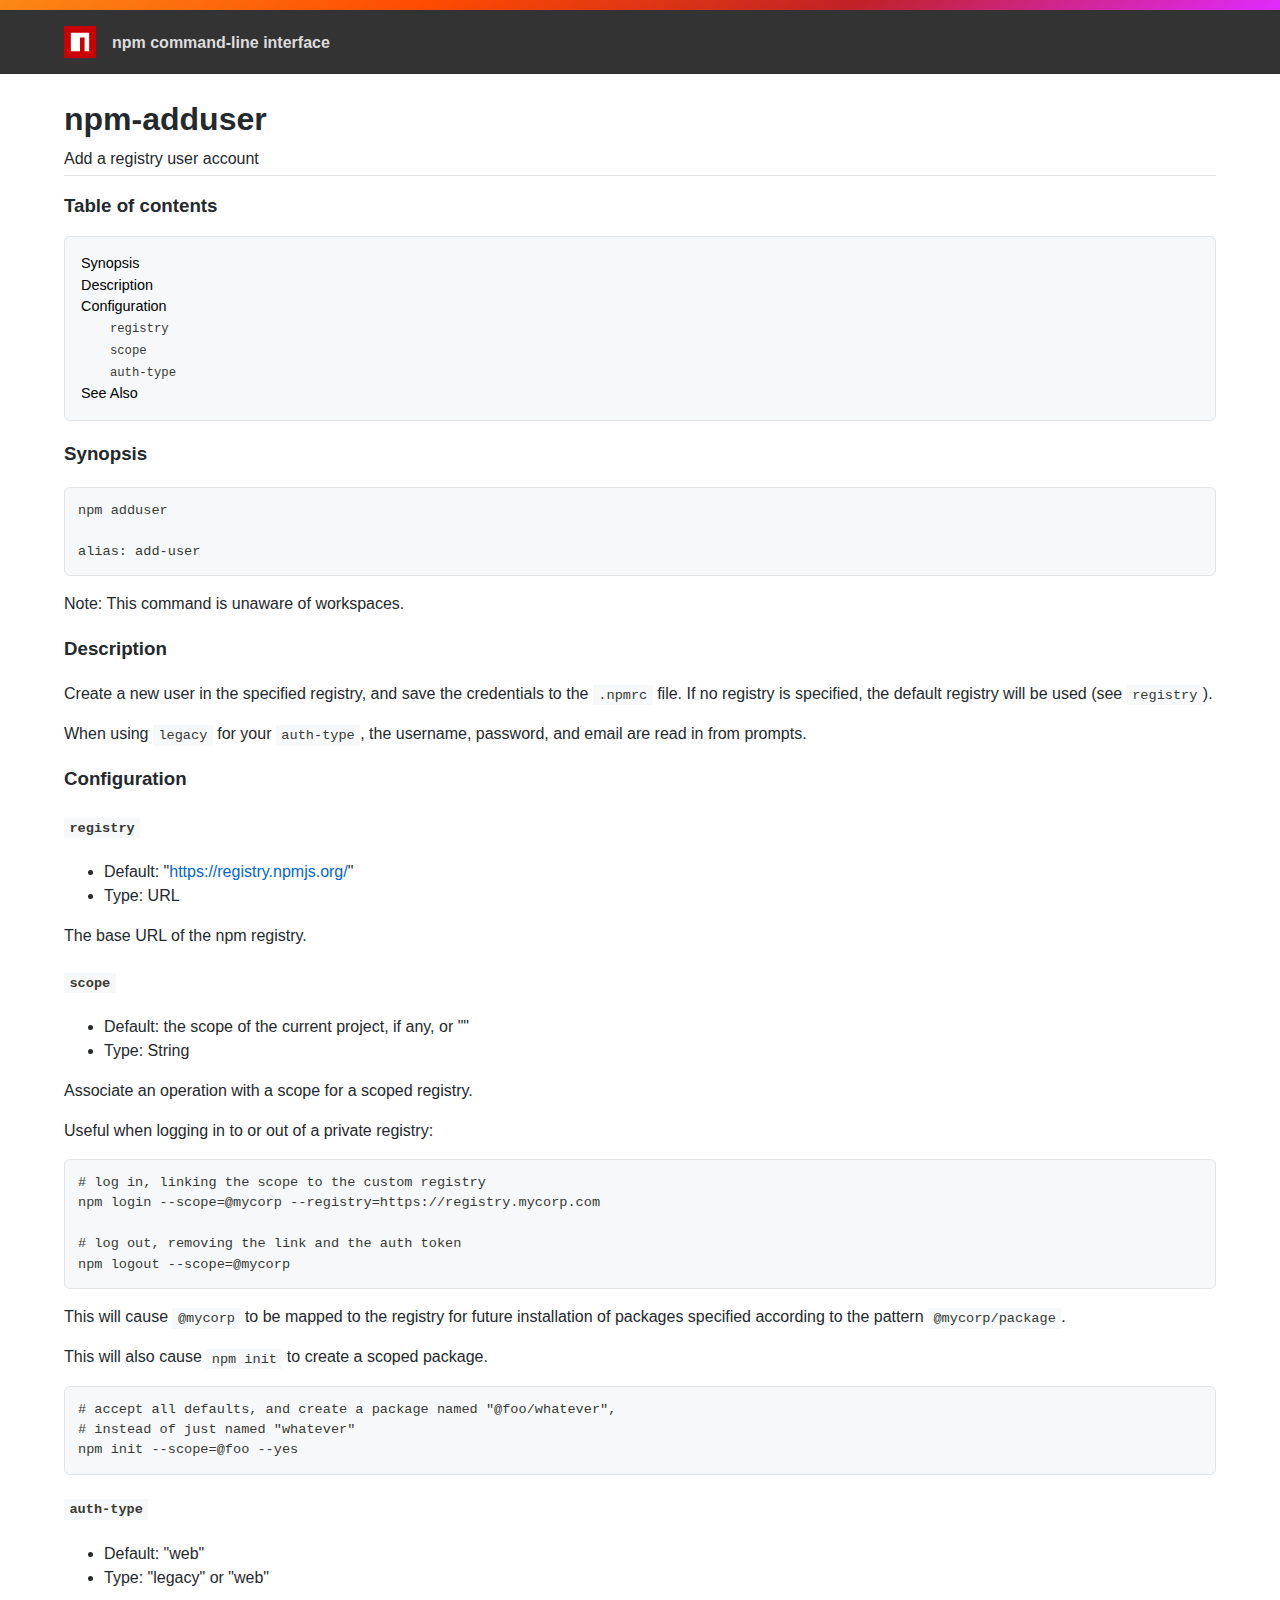
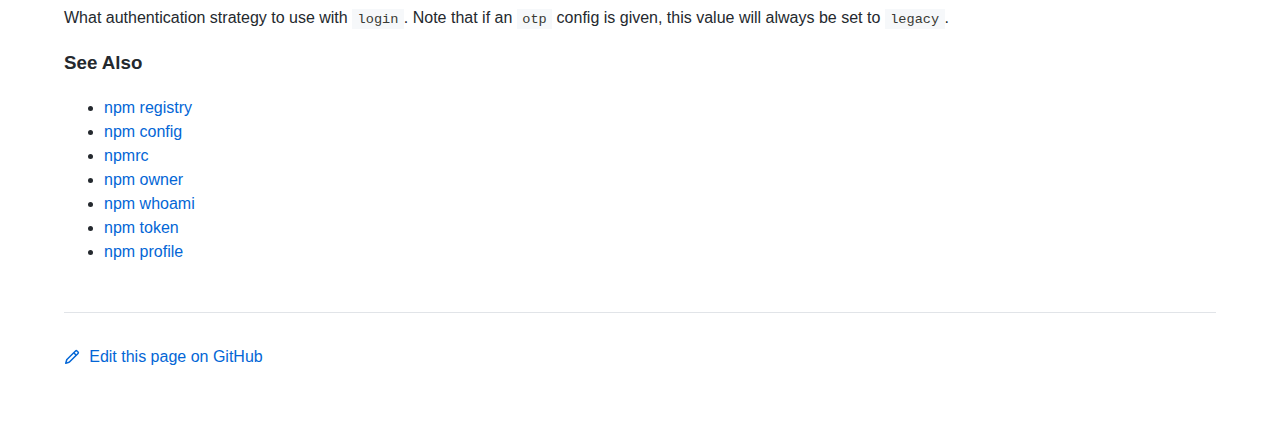
<file: Q&Aapp/node_modules/npm/docs/output/commands/npm-adduser.html>
<!DOCTYPE html><html><head>
<meta charset="utf-8">
<title>npm-adduser</title>
<style>
body {
    background-color: #ffffff;
    color: #24292e;

    margin: 0;

    line-height: 1.5;

    font-family: -apple-system, BlinkMacSystemFont, "Segoe UI", Helvetica, Arial, sans-serif, "Apple Color Emoji", "Segoe UI Emoji";
}
#rainbar {
    height: 10px;
    background-image: linear-gradient(139deg, #fb8817, #ff4b01, #c12127, #e02aff);
}

a {
    text-decoration: none;
    color: #0366d6;
}
a:hover {
    text-decoration: underline;
}

pre {
    margin: 1em 0px;
    padding: 1em;
    border: solid 1px #e1e4e8;
    border-radius: 6px;

    display: block;
    overflow: auto;

    white-space: pre;

    background-color: #f6f8fa;
    color: #393a34;
}
code {
    font-family: SFMono-Regular, Consolas, "Liberation Mono", Menlo, Courier, monospace;
    font-size: 85%;
    padding: 0.2em 0.4em;
    background-color: #f6f8fa;
    color: #393a34;
}
pre > code {
    padding: 0;
    background-color: inherit;
    color: inherit;
}
h1, h2, h3 {
    font-weight: 600;
}

#logobar {
    background-color: #333333;
    margin: 0 auto;
    padding: 1em 4em;
}
#logobar .logo {
    float: left;
}
#logobar .title {
    font-weight: 600;
    color: #dddddd;
    float: left;
    margin: 5px 0 0 1em;
}
#logobar:after {
    content: "";
    display: block;
    clear: both;
}

#content {
    margin: 0 auto;
    padding: 0 4em;
}

#table_of_contents > h2 {
    font-size: 1.17em;
}
#table_of_contents ul:first-child {
    border: solid 1px #e1e4e8;
    border-radius: 6px;
    padding: 1em;
    background-color: #f6f8fa;
    color: #393a34;
}
#table_of_contents ul {
    list-style-type: none;
    padding-left: 1.5em;
}
#table_of_contents li {
    font-size: 0.9em;
}
#table_of_contents li a {
    color: #000000;
}

header.title {
    border-bottom: solid 1px #e1e4e8;
}
header.title > h1 {
    margin-bottom: 0.25em;
}
header.title > .description {
    display: block;
    margin-bottom: 0.5em;
    line-height: 1;
}

footer#edit {
    border-top: solid 1px #e1e4e8;
    margin: 3em 0 4em 0;
    padding-top: 2em;
}
</style>
</head>
<body>
<div id="banner">
<div id="rainbar"></div>
<div id="logobar">
<svg class="logo" role="img" height="32" width="32" viewBox="0 0 700 700">
<polygon fill="#cb0000" points="0,700 700,700 700,0 0,0"></polygon>
<polygon fill="#ffffff" points="150,550 350,550 350,250 450,250 450,550 550,550 550,150 150,150"></polygon>
</svg>
<div class="title">
npm command-line interface
</div>
</div>
</div>

<section id="content">
<header class="title">
<h1 id="npm-adduser">npm-adduser</h1>
<span class="description">Add a registry user account</span>
</header>

<section id="table_of_contents">
<h2 id="table-of-contents">Table of contents</h2>
<div id="_table_of_contents"><ul><li><a href="#synopsis">Synopsis</a></li><li><a href="#description">Description</a></li><li><a href="#configuration">Configuration</a></li><ul><li><a href="#registry"><code>registry</code></a></li><li><a href="#scope"><code>scope</code></a></li><li><a href="#auth-type"><code>auth-type</code></a></li></ul><li><a href="#see-also">See Also</a></li></ul></div>
</section>

<div id="_content"><h3 id="synopsis">Synopsis</h3>
<pre><code class="language-bash">npm adduser

alias: add-user
</code></pre>
<p>Note: This command is unaware of workspaces.</p>
<h3 id="description">Description</h3>
<p>Create a new user in the specified registry, and save the credentials to
the <code>.npmrc</code> file. If no registry is specified, the default registry
will be used (see <a href="../using-npm/registry.html"><code>registry</code></a>).</p>
<p>When using <code>legacy</code> for your <code>auth-type</code>, the username, password, and
email are read in from prompts.</p>
<h3 id="configuration">Configuration</h3>
<h4 id="registry"><code>registry</code></h4>
<ul>
<li>Default: "<a href="https://registry.npmjs.org/">https://registry.npmjs.org/</a>"</li>
<li>Type: URL</li>
</ul>
<p>The base URL of the npm registry.</p>
<h4 id="scope"><code>scope</code></h4>
<ul>
<li>Default: the scope of the current project, if any, or ""</li>
<li>Type: String</li>
</ul>
<p>Associate an operation with a scope for a scoped registry.</p>
<p>Useful when logging in to or out of a private registry:</p>
<pre><code># log in, linking the scope to the custom registry
npm login --scope=@mycorp --registry=https://registry.mycorp.com

# log out, removing the link and the auth token
npm logout --scope=@mycorp
</code></pre>
<p>This will cause <code>@mycorp</code> to be mapped to the registry for future
installation of packages specified according to the pattern
<code>@mycorp/package</code>.</p>
<p>This will also cause <code>npm init</code> to create a scoped package.</p>
<pre><code># accept all defaults, and create a package named "@foo/whatever",
# instead of just named "whatever"
npm init --scope=@foo --yes
</code></pre>
<h4 id="auth-type"><code>auth-type</code></h4>
<ul>
<li>Default: "web"</li>
<li>Type: "legacy" or "web"</li>
</ul>
<p>What authentication strategy to use with <code>login</code>. Note that if an <code>otp</code>
config is given, this value will always be set to <code>legacy</code>.</p>
<h3 id="see-also">See Also</h3>
<ul>
<li><a href="../using-npm/registry.html">npm registry</a></li>
<li><a href="../commands/npm-config.html">npm config</a></li>
<li><a href="../configuring-npm/npmrc.html">npmrc</a></li>
<li><a href="../commands/npm-owner.html">npm owner</a></li>
<li><a href="../commands/npm-whoami.html">npm whoami</a></li>
<li><a href="../commands/npm-token.html">npm token</a></li>
<li><a href="../commands/npm-profile.html">npm profile</a></li>
</ul></div>

<footer id="edit">
<a href="https://github.com/npm/cli/edit/latest/docs/content/commands/npm-adduser.md">
<svg role="img" viewBox="0 0 16 16" width="16" height="16" fill="currentcolor" style="vertical-align: text-bottom; margin-right: 0.3em;">
<path fill-rule="evenodd" d="M11.013 1.427a1.75 1.75 0 012.474 0l1.086 1.086a1.75 1.75 0 010 2.474l-8.61 8.61c-.21.21-.47.364-.756.445l-3.251.93a.75.75 0 01-.927-.928l.929-3.25a1.75 1.75 0 01.445-.758l8.61-8.61zm1.414 1.06a.25.25 0 00-.354 0L10.811 3.75l1.439 1.44 1.263-1.263a.25.25 0 000-.354l-1.086-1.086zM11.189 6.25L9.75 4.81l-6.286 6.287a.25.25 0 00-.064.108l-.558 1.953 1.953-.558a.249.249 0 00.108-.064l6.286-6.286z"></path>
</svg>
Edit this page on GitHub
</a>
</footer>
</section>



</body></html>
</file>
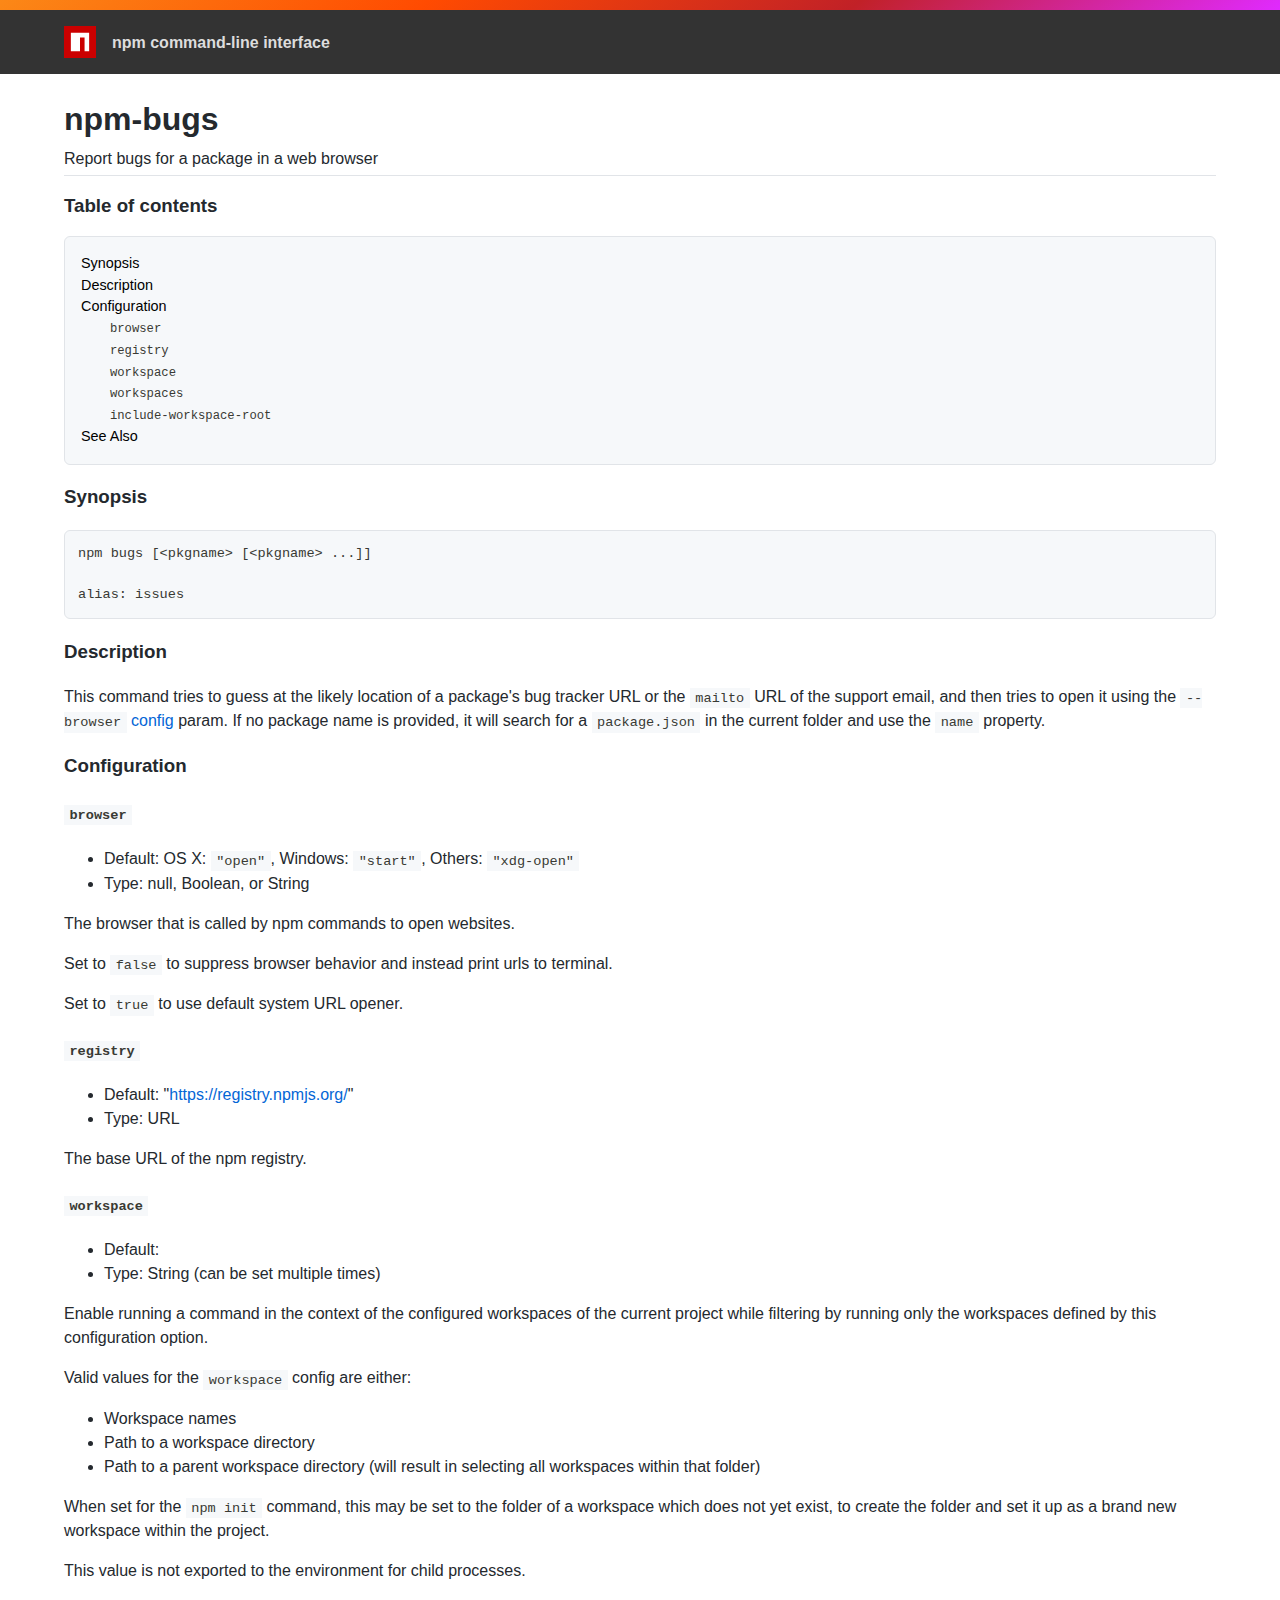
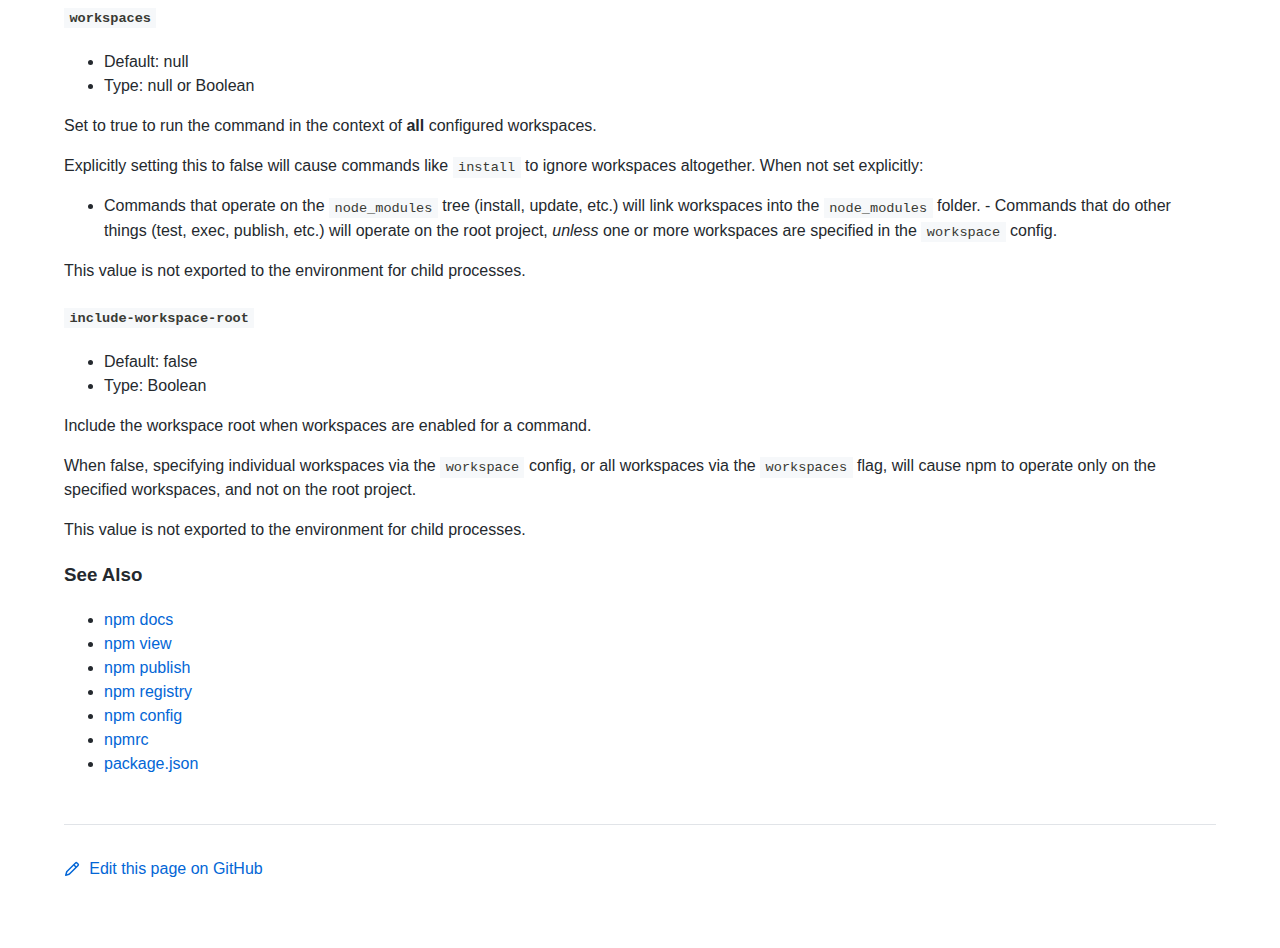
<file: Q&Aapp/node_modules/npm/docs/output/commands/npm-bugs.html>
<!DOCTYPE html><html><head>
<meta charset="utf-8">
<title>npm-bugs</title>
<style>
body {
    background-color: #ffffff;
    color: #24292e;

    margin: 0;

    line-height: 1.5;

    font-family: -apple-system, BlinkMacSystemFont, "Segoe UI", Helvetica, Arial, sans-serif, "Apple Color Emoji", "Segoe UI Emoji";
}
#rainbar {
    height: 10px;
    background-image: linear-gradient(139deg, #fb8817, #ff4b01, #c12127, #e02aff);
}

a {
    text-decoration: none;
    color: #0366d6;
}
a:hover {
    text-decoration: underline;
}

pre {
    margin: 1em 0px;
    padding: 1em;
    border: solid 1px #e1e4e8;
    border-radius: 6px;

    display: block;
    overflow: auto;

    white-space: pre;

    background-color: #f6f8fa;
    color: #393a34;
}
code {
    font-family: SFMono-Regular, Consolas, "Liberation Mono", Menlo, Courier, monospace;
    font-size: 85%;
    padding: 0.2em 0.4em;
    background-color: #f6f8fa;
    color: #393a34;
}
pre > code {
    padding: 0;
    background-color: inherit;
    color: inherit;
}
h1, h2, h3 {
    font-weight: 600;
}

#logobar {
    background-color: #333333;
    margin: 0 auto;
    padding: 1em 4em;
}
#logobar .logo {
    float: left;
}
#logobar .title {
    font-weight: 600;
    color: #dddddd;
    float: left;
    margin: 5px 0 0 1em;
}
#logobar:after {
    content: "";
    display: block;
    clear: both;
}

#content {
    margin: 0 auto;
    padding: 0 4em;
}

#table_of_contents > h2 {
    font-size: 1.17em;
}
#table_of_contents ul:first-child {
    border: solid 1px #e1e4e8;
    border-radius: 6px;
    padding: 1em;
    background-color: #f6f8fa;
    color: #393a34;
}
#table_of_contents ul {
    list-style-type: none;
    padding-left: 1.5em;
}
#table_of_contents li {
    font-size: 0.9em;
}
#table_of_contents li a {
    color: #000000;
}

header.title {
    border-bottom: solid 1px #e1e4e8;
}
header.title > h1 {
    margin-bottom: 0.25em;
}
header.title > .description {
    display: block;
    margin-bottom: 0.5em;
    line-height: 1;
}

footer#edit {
    border-top: solid 1px #e1e4e8;
    margin: 3em 0 4em 0;
    padding-top: 2em;
}
</style>
</head>
<body>
<div id="banner">
<div id="rainbar"></div>
<div id="logobar">
<svg class="logo" role="img" height="32" width="32" viewBox="0 0 700 700">
<polygon fill="#cb0000" points="0,700 700,700 700,0 0,0"></polygon>
<polygon fill="#ffffff" points="150,550 350,550 350,250 450,250 450,550 550,550 550,150 150,150"></polygon>
</svg>
<div class="title">
npm command-line interface
</div>
</div>
</div>

<section id="content">
<header class="title">
<h1 id="npm-bugs">npm-bugs</h1>
<span class="description">Report bugs for a package in a web browser</span>
</header>

<section id="table_of_contents">
<h2 id="table-of-contents">Table of contents</h2>
<div id="_table_of_contents"><ul><li><a href="#synopsis">Synopsis</a></li><li><a href="#description">Description</a></li><li><a href="#configuration">Configuration</a></li><ul><li><a href="#browser"><code>browser</code></a></li><li><a href="#registry"><code>registry</code></a></li><li><a href="#workspace"><code>workspace</code></a></li><li><a href="#workspaces"><code>workspaces</code></a></li><li><a href="#include-workspace-root"><code>include-workspace-root</code></a></li></ul><li><a href="#see-also">See Also</a></li></ul></div>
</section>

<div id="_content"><h3 id="synopsis">Synopsis</h3>
<pre><code class="language-bash">npm bugs [&lt;pkgname&gt; [&lt;pkgname&gt; ...]]

alias: issues
</code></pre>
<h3 id="description">Description</h3>
<p>This command tries to guess at the likely location of a package's bug
tracker URL or the <code>mailto</code> URL of the support email, and then tries to
open it using the <a href="../using-npm/config#browser.html"><code>--browser</code> config</a> param. If no
package name is provided, it will search for a <code>package.json</code> in the current
folder and use the <code>name</code> property.</p>
<h3 id="configuration">Configuration</h3>
<h4 id="browser"><code>browser</code></h4>
<ul>
<li>Default: OS X: <code>"open"</code>, Windows: <code>"start"</code>, Others: <code>"xdg-open"</code></li>
<li>Type: null, Boolean, or String</li>
</ul>
<p>The browser that is called by npm commands to open websites.</p>
<p>Set to <code>false</code> to suppress browser behavior and instead print urls to
terminal.</p>
<p>Set to <code>true</code> to use default system URL opener.</p>
<h4 id="registry"><code>registry</code></h4>
<ul>
<li>Default: "<a href="https://registry.npmjs.org/">https://registry.npmjs.org/</a>"</li>
<li>Type: URL</li>
</ul>
<p>The base URL of the npm registry.</p>
<h4 id="workspace"><code>workspace</code></h4>
<ul>
<li>Default:</li>
<li>Type: String (can be set multiple times)</li>
</ul>
<p>Enable running a command in the context of the configured workspaces of the
current project while filtering by running only the workspaces defined by
this configuration option.</p>
<p>Valid values for the <code>workspace</code> config are either:</p>
<ul>
<li>Workspace names</li>
<li>Path to a workspace directory</li>
<li>Path to a parent workspace directory (will result in selecting all
workspaces within that folder)</li>
</ul>
<p>When set for the <code>npm init</code> command, this may be set to the folder of a
workspace which does not yet exist, to create the folder and set it up as a
brand new workspace within the project.</p>
<p>This value is not exported to the environment for child processes.</p>
<h4 id="workspaces"><code>workspaces</code></h4>
<ul>
<li>Default: null</li>
<li>Type: null or Boolean</li>
</ul>
<p>Set to true to run the command in the context of <strong>all</strong> configured
workspaces.</p>
<p>Explicitly setting this to false will cause commands like <code>install</code> to
ignore workspaces altogether. When not set explicitly:</p>
<ul>
<li>Commands that operate on the <code>node_modules</code> tree (install, update, etc.)
will link workspaces into the <code>node_modules</code> folder. - Commands that do
other things (test, exec, publish, etc.) will operate on the root project,
<em>unless</em> one or more workspaces are specified in the <code>workspace</code> config.</li>
</ul>
<p>This value is not exported to the environment for child processes.</p>
<h4 id="include-workspace-root"><code>include-workspace-root</code></h4>
<ul>
<li>Default: false</li>
<li>Type: Boolean</li>
</ul>
<p>Include the workspace root when workspaces are enabled for a command.</p>
<p>When false, specifying individual workspaces via the <code>workspace</code> config, or
all workspaces via the <code>workspaces</code> flag, will cause npm to operate only on
the specified workspaces, and not on the root project.</p>
<p>This value is not exported to the environment for child processes.</p>
<h3 id="see-also">See Also</h3>
<ul>
<li><a href="../commands/npm-docs.html">npm docs</a></li>
<li><a href="../commands/npm-view.html">npm view</a></li>
<li><a href="../commands/npm-publish.html">npm publish</a></li>
<li><a href="../using-npm/registry.html">npm registry</a></li>
<li><a href="../commands/npm-config.html">npm config</a></li>
<li><a href="../configuring-npm/npmrc.html">npmrc</a></li>
<li><a href="../configuring-npm/package-json.html">package.json</a></li>
</ul></div>

<footer id="edit">
<a href="https://github.com/npm/cli/edit/latest/docs/content/commands/npm-bugs.md">
<svg role="img" viewBox="0 0 16 16" width="16" height="16" fill="currentcolor" style="vertical-align: text-bottom; margin-right: 0.3em;">
<path fill-rule="evenodd" d="M11.013 1.427a1.75 1.75 0 012.474 0l1.086 1.086a1.75 1.75 0 010 2.474l-8.61 8.61c-.21.21-.47.364-.756.445l-3.251.93a.75.75 0 01-.927-.928l.929-3.25a1.75 1.75 0 01.445-.758l8.61-8.61zm1.414 1.06a.25.25 0 00-.354 0L10.811 3.75l1.439 1.44 1.263-1.263a.25.25 0 000-.354l-1.086-1.086zM11.189 6.25L9.75 4.81l-6.286 6.287a.25.25 0 00-.064.108l-.558 1.953 1.953-.558a.249.249 0 00.108-.064l6.286-6.286z"></path>
</svg>
Edit this page on GitHub
</a>
</footer>
</section>



</body></html>
</file>
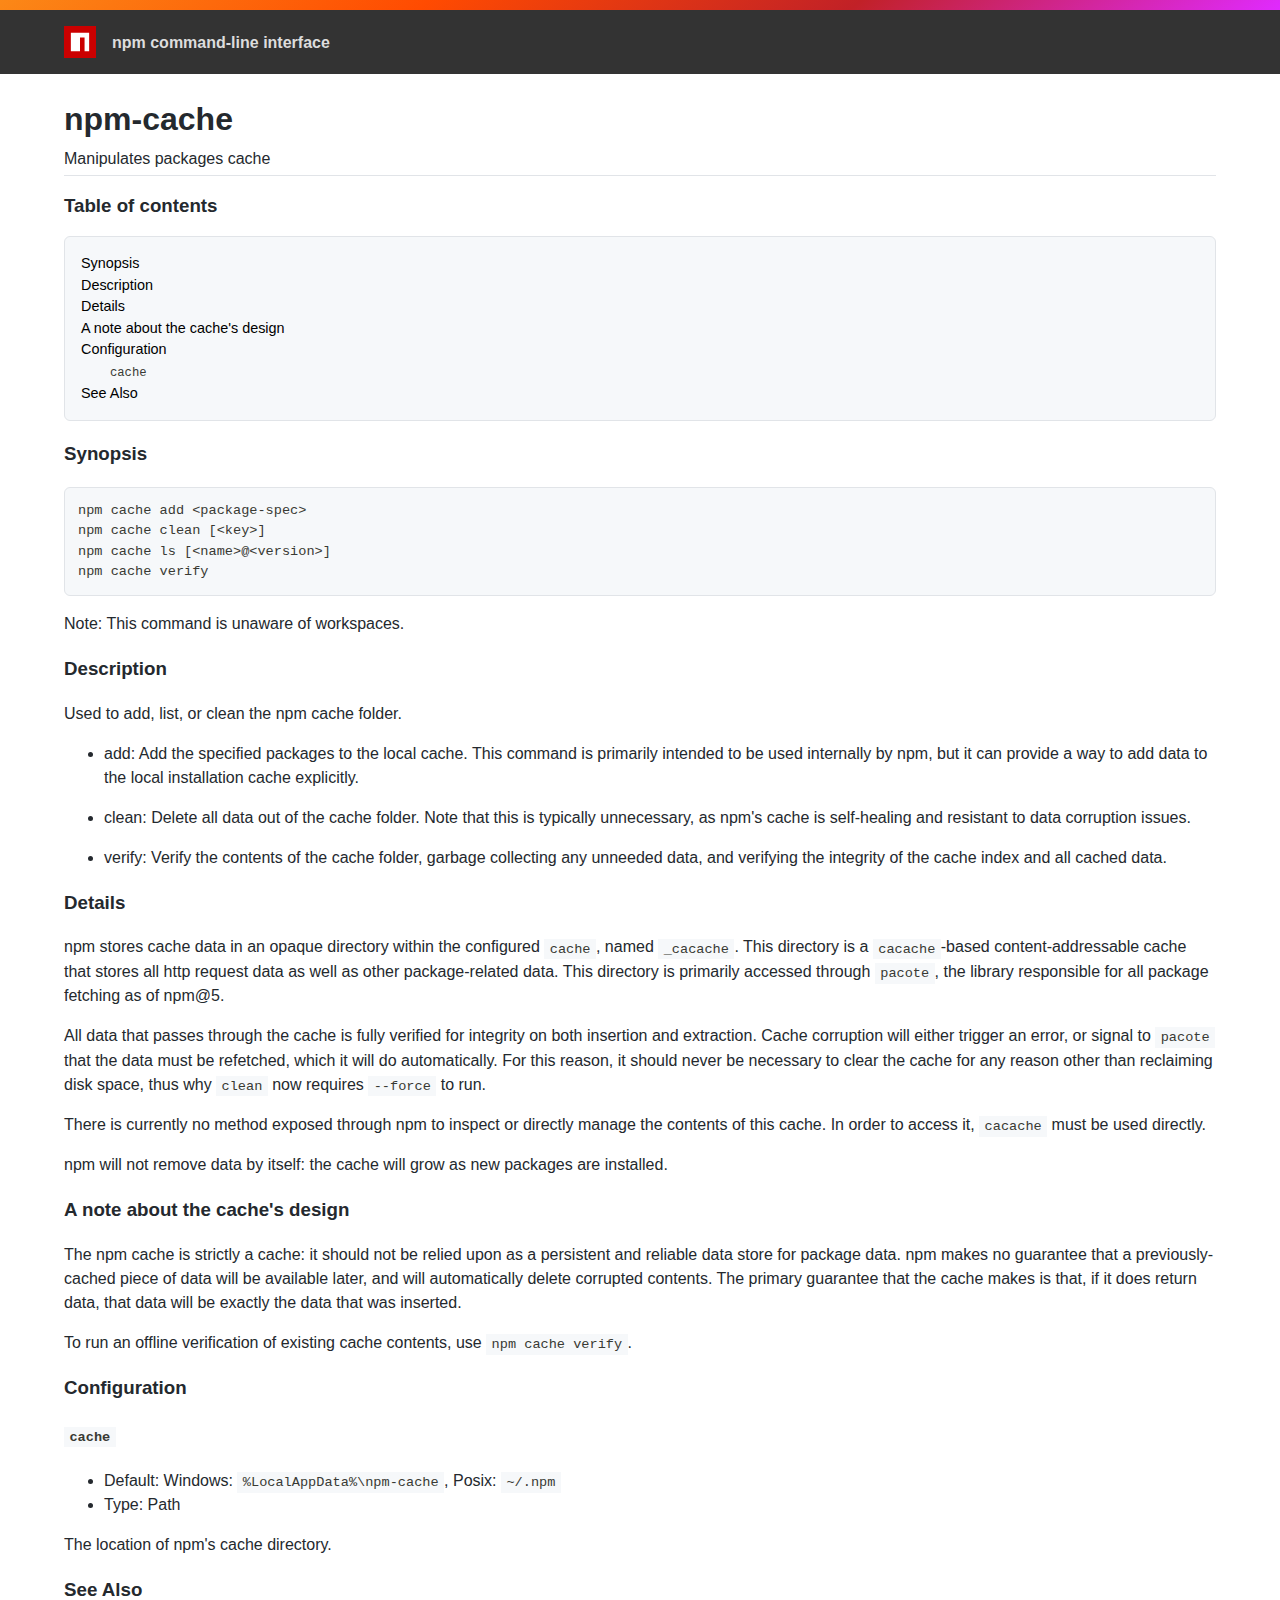
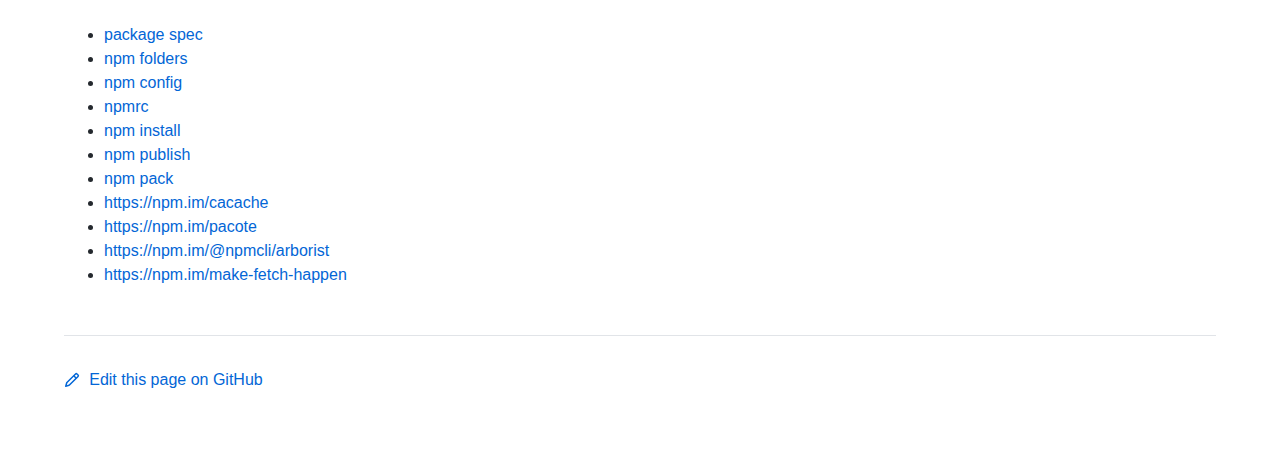
<file: Q&Aapp/node_modules/npm/docs/output/commands/npm-cache.html>
<!DOCTYPE html><html><head>
<meta charset="utf-8">
<title>npm-cache</title>
<style>
body {
    background-color: #ffffff;
    color: #24292e;

    margin: 0;

    line-height: 1.5;

    font-family: -apple-system, BlinkMacSystemFont, "Segoe UI", Helvetica, Arial, sans-serif, "Apple Color Emoji", "Segoe UI Emoji";
}
#rainbar {
    height: 10px;
    background-image: linear-gradient(139deg, #fb8817, #ff4b01, #c12127, #e02aff);
}

a {
    text-decoration: none;
    color: #0366d6;
}
a:hover {
    text-decoration: underline;
}

pre {
    margin: 1em 0px;
    padding: 1em;
    border: solid 1px #e1e4e8;
    border-radius: 6px;

    display: block;
    overflow: auto;

    white-space: pre;

    background-color: #f6f8fa;
    color: #393a34;
}
code {
    font-family: SFMono-Regular, Consolas, "Liberation Mono", Menlo, Courier, monospace;
    font-size: 85%;
    padding: 0.2em 0.4em;
    background-color: #f6f8fa;
    color: #393a34;
}
pre > code {
    padding: 0;
    background-color: inherit;
    color: inherit;
}
h1, h2, h3 {
    font-weight: 600;
}

#logobar {
    background-color: #333333;
    margin: 0 auto;
    padding: 1em 4em;
}
#logobar .logo {
    float: left;
}
#logobar .title {
    font-weight: 600;
    color: #dddddd;
    float: left;
    margin: 5px 0 0 1em;
}
#logobar:after {
    content: "";
    display: block;
    clear: both;
}

#content {
    margin: 0 auto;
    padding: 0 4em;
}

#table_of_contents > h2 {
    font-size: 1.17em;
}
#table_of_contents ul:first-child {
    border: solid 1px #e1e4e8;
    border-radius: 6px;
    padding: 1em;
    background-color: #f6f8fa;
    color: #393a34;
}
#table_of_contents ul {
    list-style-type: none;
    padding-left: 1.5em;
}
#table_of_contents li {
    font-size: 0.9em;
}
#table_of_contents li a {
    color: #000000;
}

header.title {
    border-bottom: solid 1px #e1e4e8;
}
header.title > h1 {
    margin-bottom: 0.25em;
}
header.title > .description {
    display: block;
    margin-bottom: 0.5em;
    line-height: 1;
}

footer#edit {
    border-top: solid 1px #e1e4e8;
    margin: 3em 0 4em 0;
    padding-top: 2em;
}
</style>
</head>
<body>
<div id="banner">
<div id="rainbar"></div>
<div id="logobar">
<svg class="logo" role="img" height="32" width="32" viewBox="0 0 700 700">
<polygon fill="#cb0000" points="0,700 700,700 700,0 0,0"></polygon>
<polygon fill="#ffffff" points="150,550 350,550 350,250 450,250 450,550 550,550 550,150 150,150"></polygon>
</svg>
<div class="title">
npm command-line interface
</div>
</div>
</div>

<section id="content">
<header class="title">
<h1 id="npm-cache">npm-cache</h1>
<span class="description">Manipulates packages cache</span>
</header>

<section id="table_of_contents">
<h2 id="table-of-contents">Table of contents</h2>
<div id="_table_of_contents"><ul><li><a href="#synopsis">Synopsis</a></li><li><a href="#description">Description</a></li><li><a href="#details">Details</a></li><li><a href="#a-note-about-the-caches-design">A note about the cache's design</a></li><li><a href="#configuration">Configuration</a></li><ul><li><a href="#cache"><code>cache</code></a></li></ul><li><a href="#see-also">See Also</a></li></ul></div>
</section>

<div id="_content"><h3 id="synopsis">Synopsis</h3>
<pre><code class="language-bash">npm cache add &lt;package-spec&gt;
npm cache clean [&lt;key&gt;]
npm cache ls [&lt;name&gt;@&lt;version&gt;]
npm cache verify
</code></pre>
<p>Note: This command is unaware of workspaces.</p>
<h3 id="description">Description</h3>
<p>Used to add, list, or clean the npm cache folder.</p>
<ul>
<li>
<p>add:
Add the specified packages to the local cache.  This command is primarily
intended to be used internally by npm, but it can provide a way to
add data to the local installation cache explicitly.</p>
</li>
<li>
<p>clean:
Delete all data out of the cache folder.  Note that this is typically
unnecessary, as npm's cache is self-healing and resistant to data
corruption issues.</p>
</li>
<li>
<p>verify:
Verify the contents of the cache folder, garbage collecting any unneeded
data, and verifying the integrity of the cache index and all cached data.</p>
</li>
</ul>
<h3 id="details">Details</h3>
<p>npm stores cache data in an opaque directory within the configured <code>cache</code>,
named <code>_cacache</code>. This directory is a
<a href="http://npm.im/cacache"><code>cacache</code></a>-based content-addressable cache that
stores all http request data as well as other package-related data. This
directory is primarily accessed through <code>pacote</code>, the library responsible
for all package fetching as of npm@5.</p>
<p>All data that passes through the cache is fully verified for integrity on
both insertion and extraction. Cache corruption will either trigger an
error, or signal to <code>pacote</code> that the data must be refetched, which it will
do automatically. For this reason, it should never be necessary to clear
the cache for any reason other than reclaiming disk space, thus why <code>clean</code>
now requires <code>--force</code> to run.</p>
<p>There is currently no method exposed through npm to inspect or directly
manage the contents of this cache. In order to access it, <code>cacache</code> must be
used directly.</p>
<p>npm will not remove data by itself: the cache will grow as new packages are
installed.</p>
<h3 id="a-note-about-the-caches-design">A note about the cache's design</h3>
<p>The npm cache is strictly a cache: it should not be relied upon as a
persistent and reliable data store for package data. npm makes no guarantee
that a previously-cached piece of data will be available later, and will
automatically delete corrupted contents. The primary guarantee that the
cache makes is that, if it does return data, that data will be exactly the
data that was inserted.</p>
<p>To run an offline verification of existing cache contents, use <code>npm cache verify</code>.</p>
<h3 id="configuration">Configuration</h3>
<h4 id="cache"><code>cache</code></h4>
<ul>
<li>Default: Windows: <code>%LocalAppData%\npm-cache</code>, Posix: <code>~/.npm</code></li>
<li>Type: Path</li>
</ul>
<p>The location of npm's cache directory.</p>
<h3 id="see-also">See Also</h3>
<ul>
<li><a href="../using-npm/package-spec.html">package spec</a></li>
<li><a href="../configuring-npm/folders.html">npm folders</a></li>
<li><a href="../commands/npm-config.html">npm config</a></li>
<li><a href="../configuring-npm/npmrc.html">npmrc</a></li>
<li><a href="../commands/npm-install.html">npm install</a></li>
<li><a href="../commands/npm-publish.html">npm publish</a></li>
<li><a href="../commands/npm-pack.html">npm pack</a></li>
<li><a href="https://npm.im/cacache">https://npm.im/cacache</a></li>
<li><a href="https://npm.im/pacote">https://npm.im/pacote</a></li>
<li><a href="https://npm.im/@npmcli/arborist">https://npm.im/@npmcli/arborist</a></li>
<li><a href="https://npm.im/make-fetch-happen">https://npm.im/make-fetch-happen</a></li>
</ul></div>

<footer id="edit">
<a href="https://github.com/npm/cli/edit/latest/docs/content/commands/npm-cache.md">
<svg role="img" viewBox="0 0 16 16" width="16" height="16" fill="currentcolor" style="vertical-align: text-bottom; margin-right: 0.3em;">
<path fill-rule="evenodd" d="M11.013 1.427a1.75 1.75 0 012.474 0l1.086 1.086a1.75 1.75 0 010 2.474l-8.61 8.61c-.21.21-.47.364-.756.445l-3.251.93a.75.75 0 01-.927-.928l.929-3.25a1.75 1.75 0 01.445-.758l8.61-8.61zm1.414 1.06a.25.25 0 00-.354 0L10.811 3.75l1.439 1.44 1.263-1.263a.25.25 0 000-.354l-1.086-1.086zM11.189 6.25L9.75 4.81l-6.286 6.287a.25.25 0 00-.064.108l-.558 1.953 1.953-.558a.249.249 0 00.108-.064l6.286-6.286z"></path>
</svg>
Edit this page on GitHub
</a>
</footer>
</section>



</body></html>
</file>
<file: bodyHeader.css>
body {
    background-color:lightgreen;
}
h1 {    
    font-size:10vh;
    text-align:center;
    background-color:beige;
    border:10px solid black;
    margin-left:10vh;
    margin-right:10vh;
}
</file>
<file: Navbar.css>
.nav {
    display: flex;
    justify-content:space-around;
    align-items:center;
    position:sticky;
    background-color:beige;
    margin-bottom:100px;
}
.navbar {
    list-style-type:none;
    color:black;
    text-decoration:none;
    font-size:3vh;
    text-align:center;
    padding-left: 5vh;
    padding-right: 5vh;
}
</file>
